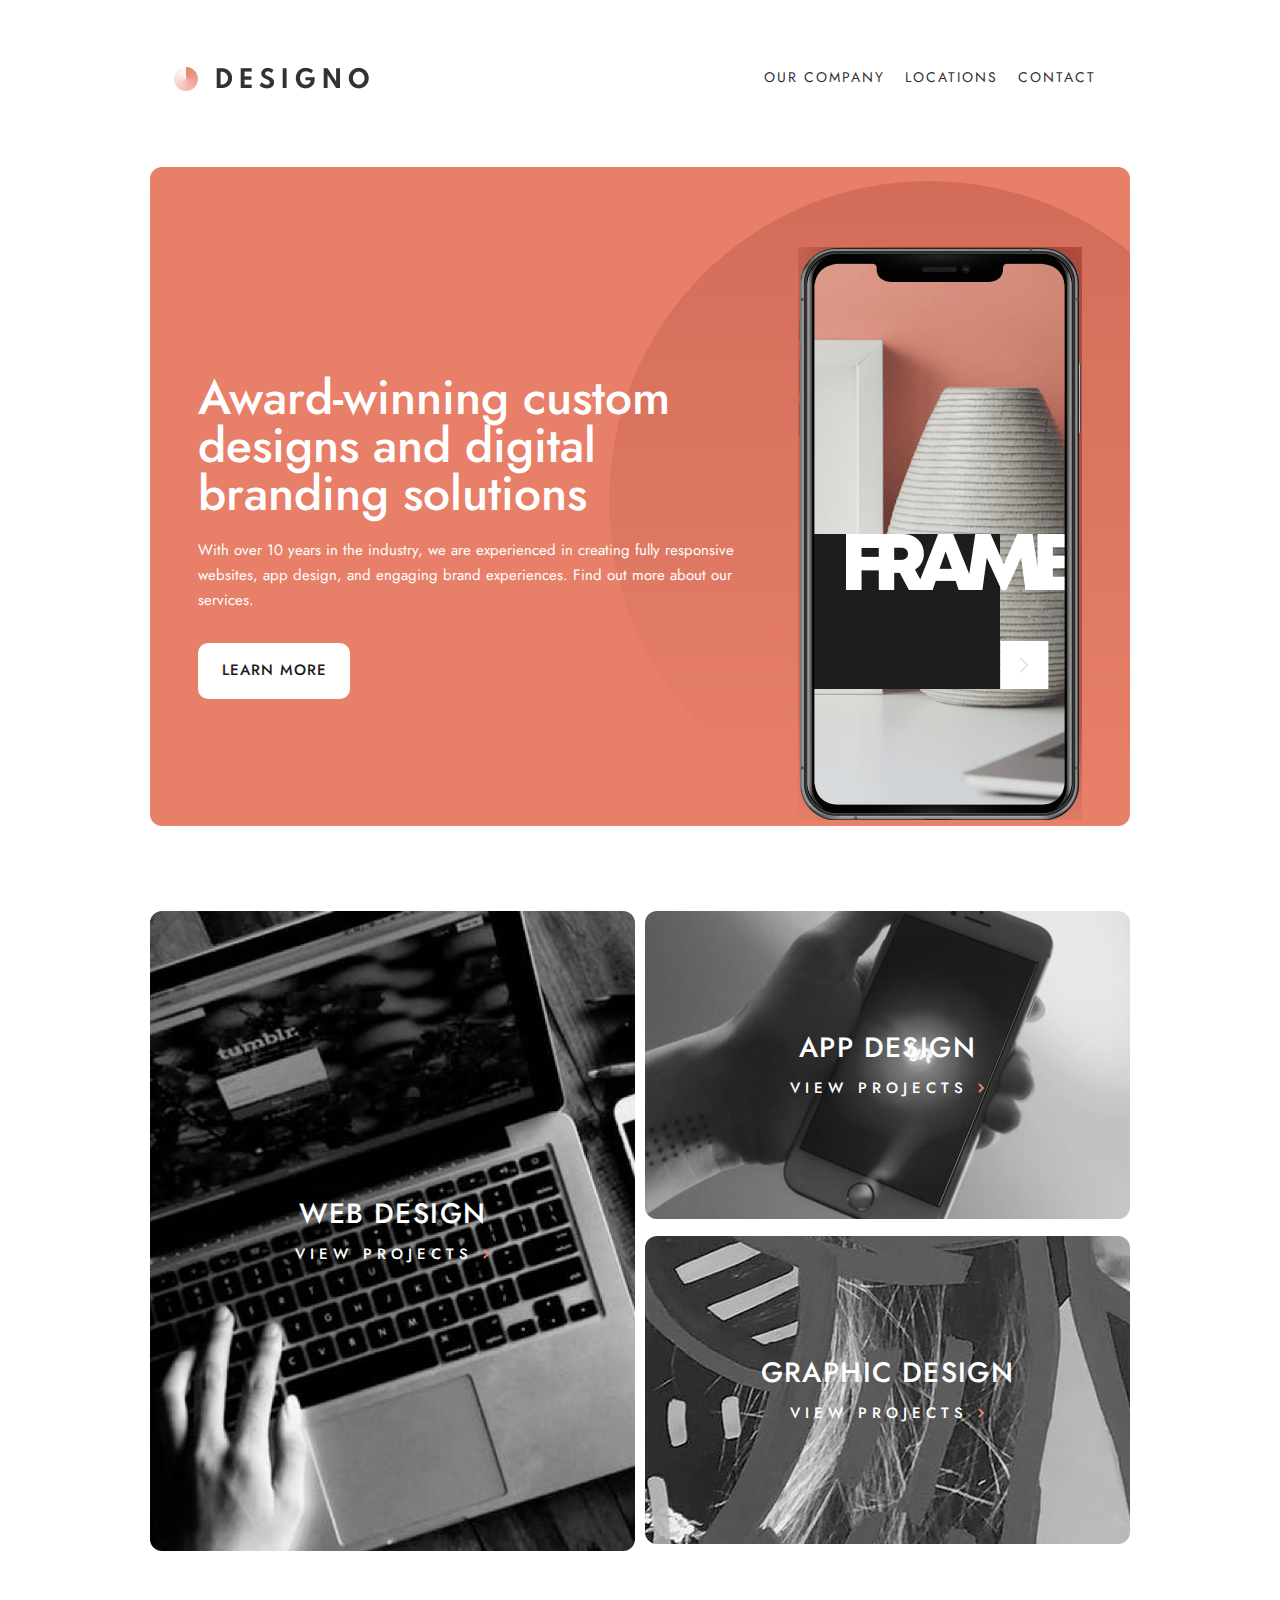
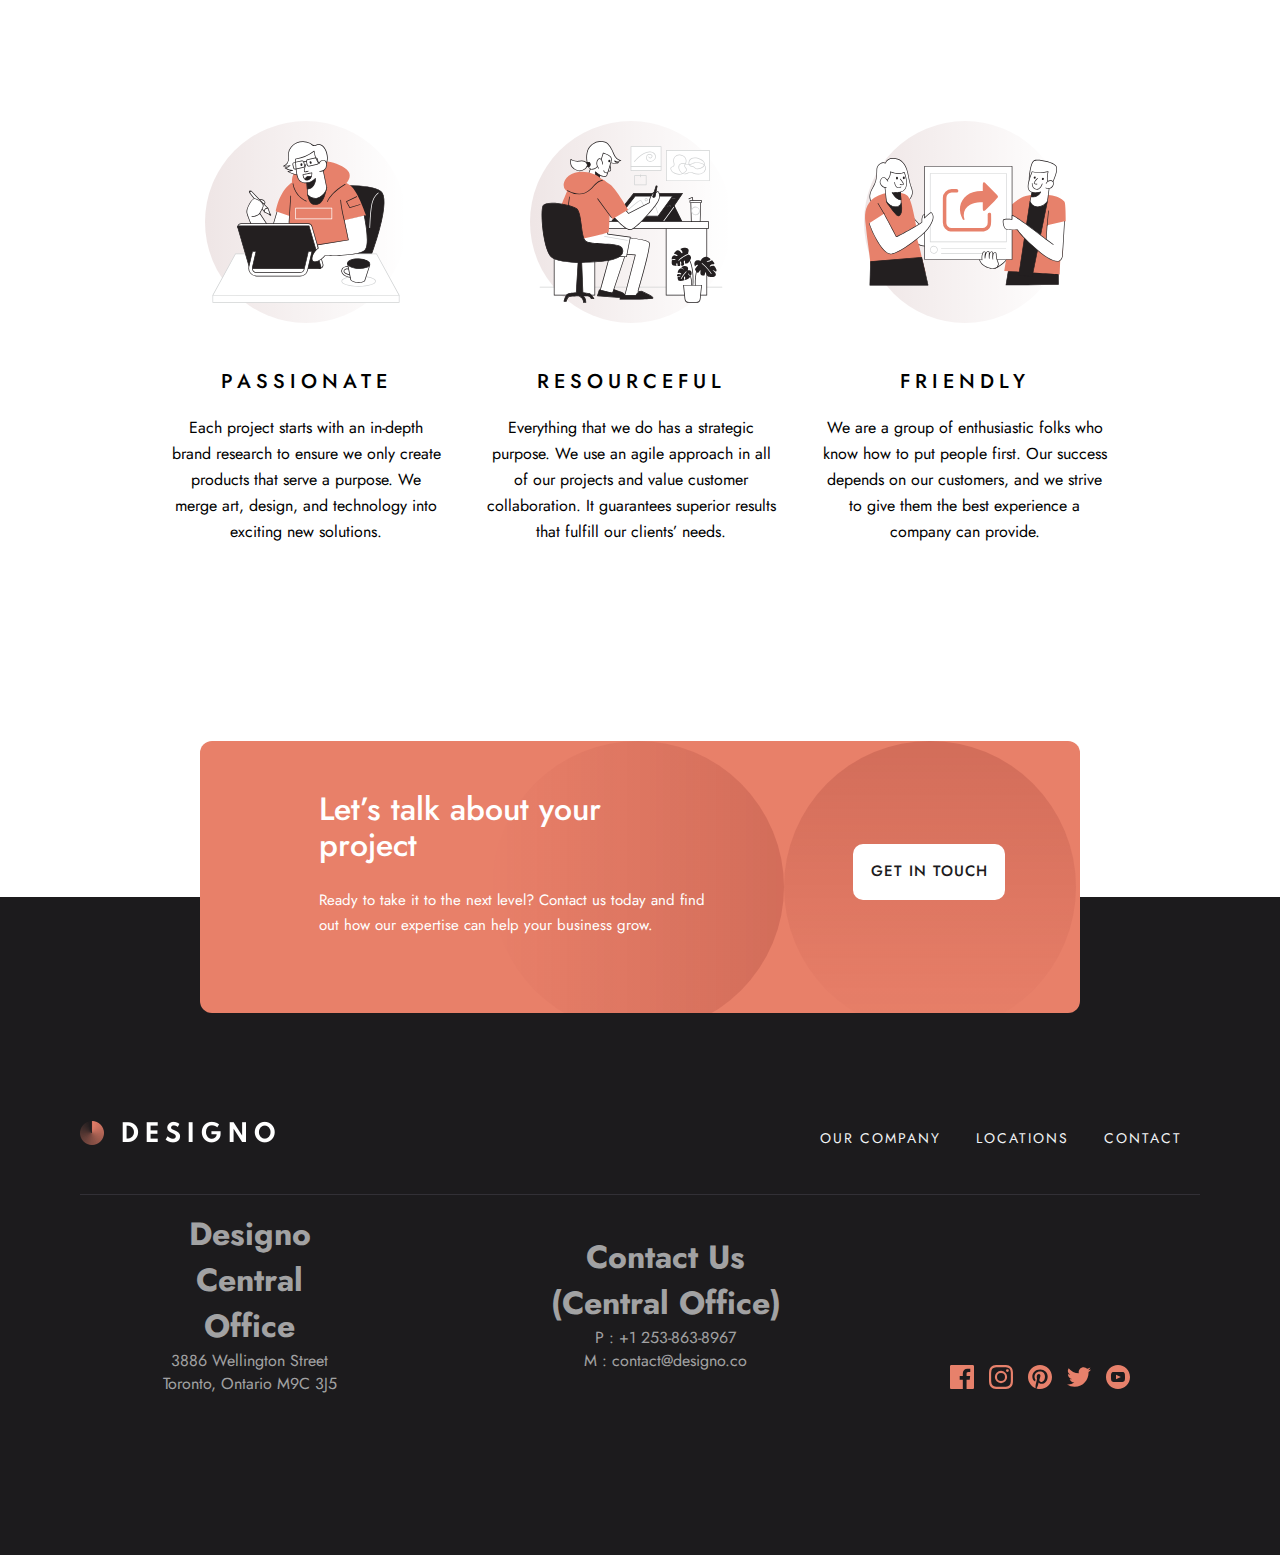
<file: index.html>
<!DOCTYPE html>
<html lang="en">
<head>
    <meta charset="UTF-8">
    <meta name="viewport" content="width=device-width, initial-scale=1.0">
    <meta name="description" content="a multipage website for Designo agency">
    <meta name="author" content="Amirreza Mahmoudi">
    <link rel="shortcut icon" href="./assets/favicon.ico" type="image/x-icon">
    <link rel="stylesheet" href="style.css">
    <title>Designo</title>
</head>
<body>

    <header>
        <nav class="header__content">
       <a href="index.html"><img src="./assets/shared/desktop/logo-dark.webp" alt="header designo logo" width="202px" height="27px"></a>
        <button class="header__content__btn ">
            <img class="open " src="./assets/shared/mobile/icon-hamburger.svg" alt="icon-hamburger">
            <img class="close "  src="./assets/shared/mobile/icon-close.svg" alt="icon-close">
        </button>
        </nav>
         <ul class="header__menu ">
            <li><a href="./pages/about.html">OUR COMPANY</a></li>
            <li><a href="./pages/location.html">LOCATIONS</a></li>
            <li><a href="./pages/contact.html">CONTACT</a></li>
        </ul>
    </header>
    <main>
        <article class="hero">
            <section class="hero__text">
                <h1 class="hero__text__head">Award-winning custom designs and digital branding solutions</h1>
                <p class="hero__text__paragraph">With over 10 years in the industry,
                    we are experienced in creating fully responsive websites, app design,
                    and engaging brand experiences. Find out more about our services.</p>
                    <a aria-label="link to about us page" href="./pages/about.html"><button class="btn">learn more</button></a>
            </section>
            <figure class="hero__img">
                <img src="./assets/home/desktop/image-hero-phone.webp" alt="image-hero-phone">
            </figure>
        </article>

        <section class="project grid_container">
            <a href="./pages/web-design.html" class="grid_item1">
            <section id="web_design" class="project__card web_design ">
                <h1 class="project__card__head">WEB DESIGN</h1>
                <h2 class="project__card__link">VIEW PROJECTS <span><img src="./assets/shared/desktop/icon-right-arrow.svg" alt="right arrow"></span></h2>
            </section>
            </a>
            <a href="./pages/app-design.html" class=" grid_item2">
                <section class="project__card app_design">
                    <h1 class="project__card__head">APP DESIGN</h1>
                    <h2 class="project__card__link">VIEW PROJECTS <span><img src="./assets/shared/desktop/icon-right-arrow.svg" alt="right arrow"></span></h2>
                </section>
            </a>
            <a href="./pages/graphic-design.html" class="grid_item3">
                    <section class="project__card graphic_design ">
                        <h1 class="project__card__head">GRAPHIC DESIGN</h1>
                        <h2 class="project__card__link">VIEW PROJECTS <span><img src="./assets/shared/desktop/icon-right-arrow.svg" alt="right arrow"></span></h2>
                    </section>
            </a>
        </section>

        <section class="skill">
            <section class="skill__card">
                 <figure>
                    <img src="./assets/home/desktop/illustration-passionate.svg" alt="illustration passionate" class="skill__img">
                </figure>
                 <section class="skill__text">
                    <h1 class="skill__text__head">PASSIONATE</h1>
                    <p class="skill__text__paragraph">Each project starts with an in-depth brand research to ensure we only create products
                         that serve a purpose. We merge art, design, and technology into exciting new solutions.</p>
                </section>
            </section>
            <section class="skill__card">
                <figure>
                    <img src="./assets/home/desktop/illustration-resourceful.svg" alt=" illustration resourceful" class="skill__img">
                </figure>
                <section class="skill__text">
                    <h1 class="skill__text__head">RESOURCEFUL</h1>
                    <p class="skill__text__paragraph">Everything that we do has a strategic purpose. We use an
                    agile approach in all of our projects and value customer collaboration. It guarantees superior results that fulfill our clients’ needs.</p>
                </section>
            </section>
            <section class="skill__card">
                <figure>
                    <img src="./assets/home/desktop/illustration-friendly.svg" alt=" illustration friendly" class="skill__img">
                </figure>
                <section class="skill__text">
                    <h1 class="skill__text__head">FRIENDLY</h1>
                    <p class="skill__text__paragraph"> We are a group of enthusiastic folks who know how to put people first.
                    Our success depends on our customers, and we strive to give them the best experience a company can provide.</p>
                </section>
             </section>
        </section>

       <section class="contact">
            <section class="contact__box">
                <section class="contact__text">
                    <h1 class="contact__text__head">Let’s talk about your project</h1>
                    <p class="contact__text__paragraph">Ready to take it to the next level? Contact us today and find out how our expertise can help your business grow.</p>
                </section>
                <a href="./pages/contact.html"><button class="btn">GET IN TOUCH</button></a>
            </section>
        </section>
    </main>
    <footer>
        <nav class="footer__nav">
           <a href="index.html"><img class="footer__img" src="./assets/shared/desktop/logo-light.webp" alt=" footer logo" width="202px" height="27px"></a>
            <ul>
                <li><a href="./pages/about.html">OUR COMPANY</a></li>
                <li><a href="./pages/location.html">LOCATIONS</a></li>
                <li><a href="./pages/contact.html">CONTACT</a></li>
            </ul>
        </nav>
    <section class="info">
            <section class="address">
                <h1>Designo Central Office</h1>
                <p> 3886 Wellington Street</p>
                <p> Toronto, Ontario M9C 3J5</p>
            </section>
            <section class="tel">
                <h1>Contact Us (Central Office)</h1>
                <p>P : +1 253-863-8967</p>
                <p> M : contact@designo.co</p>
            </section>
            <section class="socials">
                <a href="https://www.facebook.com/" target="_blank"><img src="./assets/shared/desktop/icon-facebook.svg" alt="icon-facebook"></a>
                <a href="https://www.instagram.com/" target="_blank"><img src="./assets/shared/desktop/icon-instagram.svg" alt="icon-instagram"></a>
                <a href="https://www.pinterest.co.uk/" target="_blank"><img src="./assets/shared/desktop/icon-pinterest.svg" alt="icon-pinterest"></a>
                <a href="https://twitter.com/explore" target="_blank"><img src="./assets/shared/desktop/icon-twitter.svg" alt="icon-twitter"> </a>
                <a href="https://www.youtube.com/" target="_blank"><img src="./assets/shared/desktop/icon-youtube.svg" alt="icon-youtube"></a>
              </section>
    </section>

    </footer>

<script src="script.js"></script>
</body>
</html>
</file>
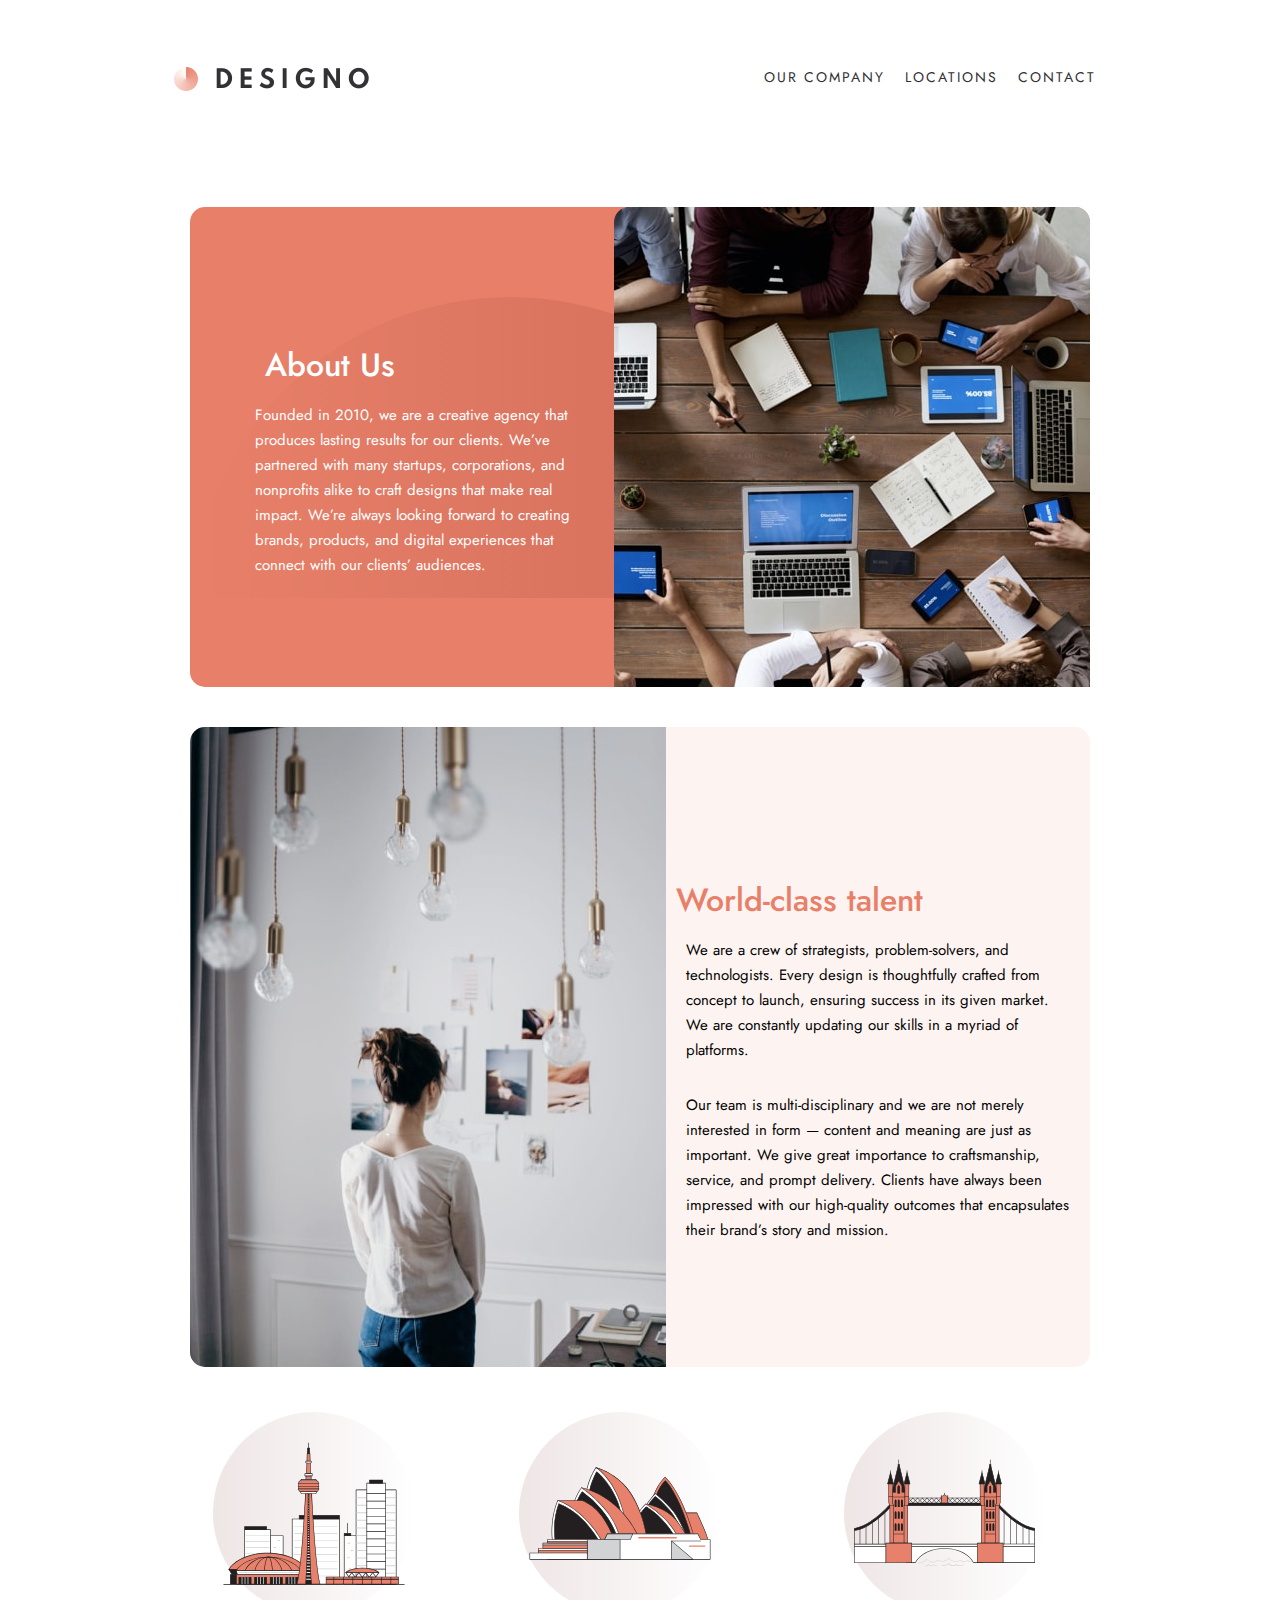
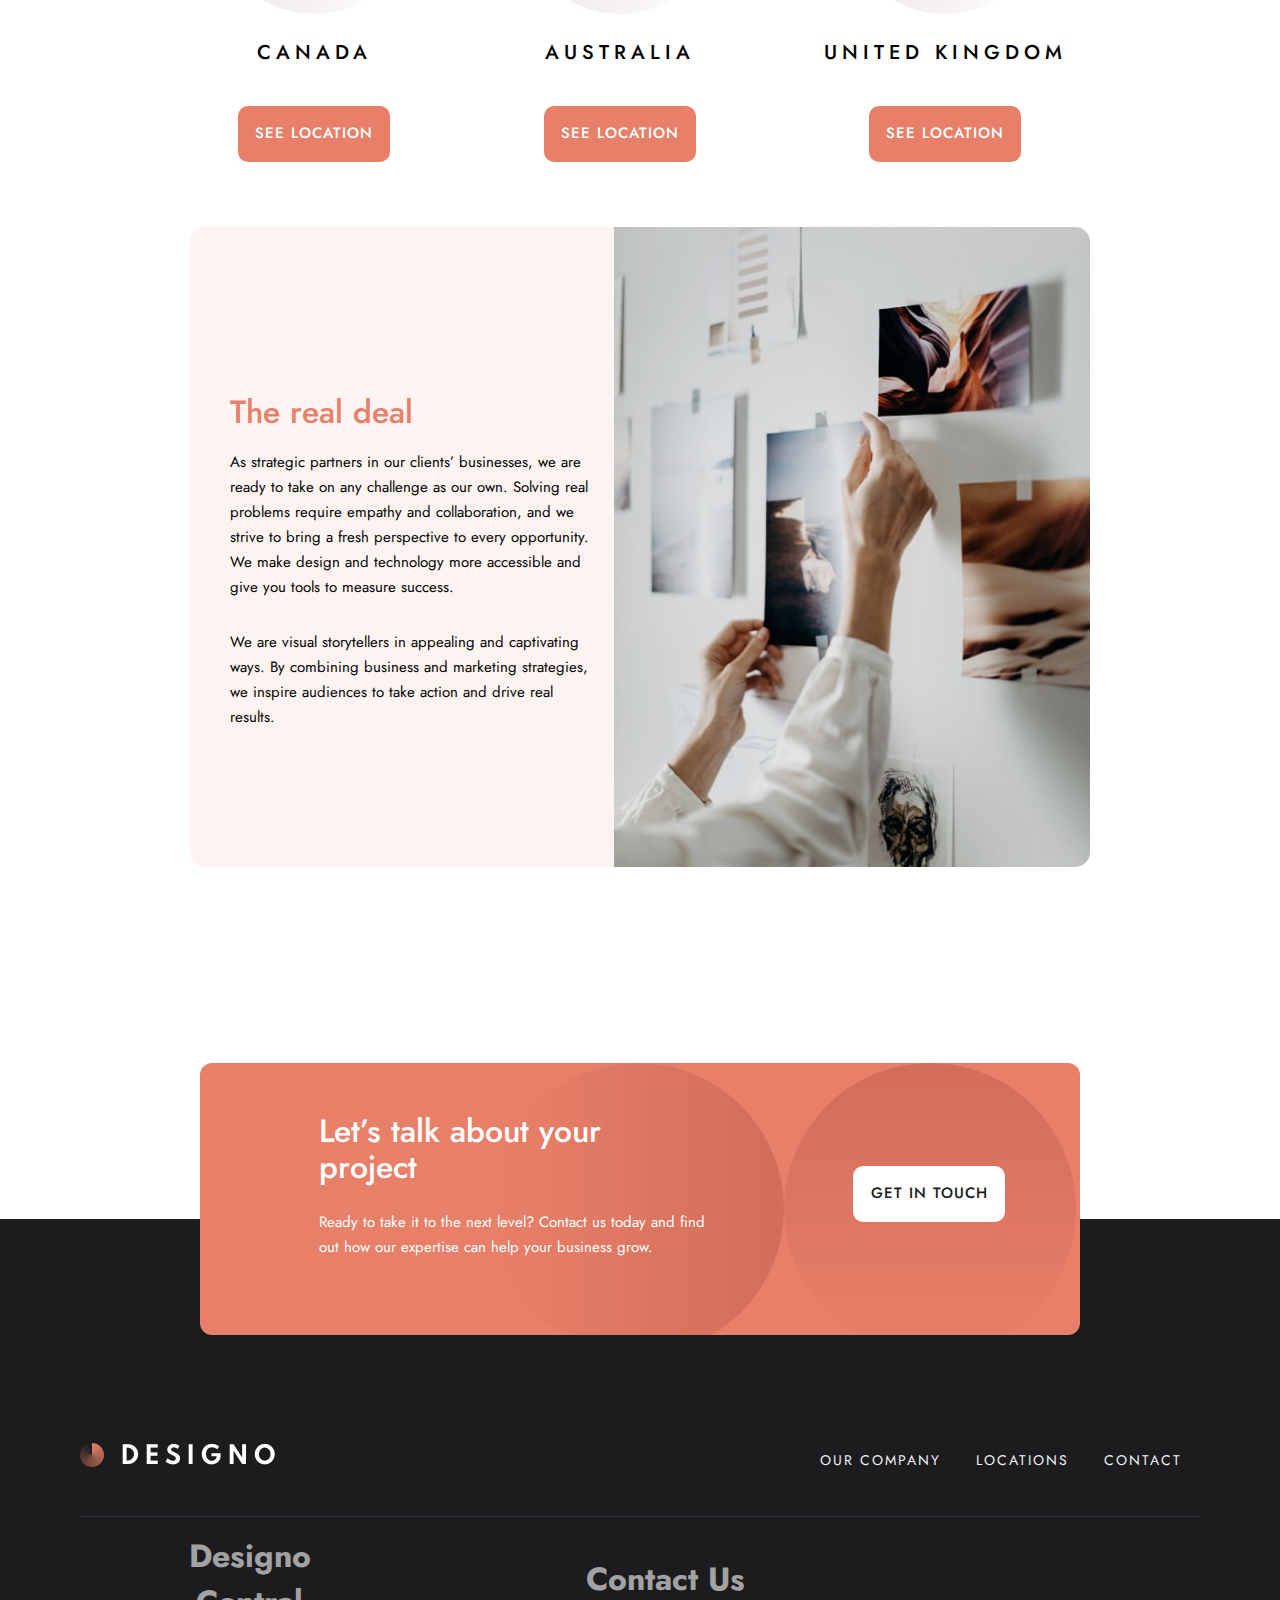
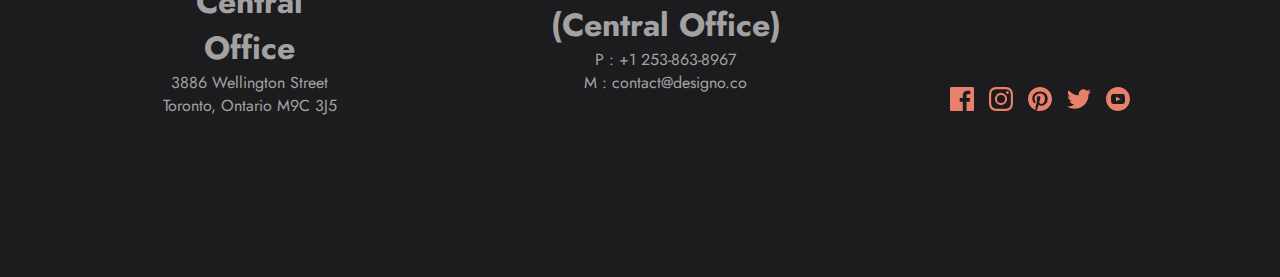
<file: pages/about.html>
<!DOCTYPE html>
<html lang="en">
<head>
    <meta charset="UTF-8">
    <meta name="viewport" content="width=device-width, initial-scale=1.0">
    <meta name="description" content="About us page for Designo agency">
    <meta name="author" content="Amirreza Mahmoudi">
    <link rel="shortcut icon" href="../assets/favicon.ico" type="image/x-icon">
    <link rel="stylesheet" href="../style.css">
    <title>Designo | About Us</title>
</head>
<body>
    <header>
        <nav class="header__content">
            <a href="../index.html"><img class="footer__img" src="../assets/shared/desktop/logo-dark.webp" alt=" header designo logo" width="202px" height="27px"></a>
            <button class="header__content__btn ">
            <img class="open " src="../assets/shared/mobile/icon-hamburger.svg" alt="icon-hamburger">
            <img class="close "  src="../assets/shared/mobile/icon-close.svg" alt="icon-close">
        </button>
        </nav>
         <ul class="header__menu ">
            <li><a href="#">OUR COMPANY</a></li>
            <li><a href="./location.html">LOCATIONS</a></li>
            <li><a href="./contact.html">CONTACT</a></li>
        </ul>
    </header>
    <main>
        <section class="about">
            <section class="about__text">
            <h1 class="about__text__head">About Us</h1>
            <p class="about__text__paragraph">Founded in 2010, we are a creative agency that produces lasting results for our clients.
            We’ve partnered with many startups,
            corporations, and nonprofits alike to craft designs that make real impact. We’re always looking forward
            to creating brands, products, and digital experiences that connect with our clients’ audiences.</p>
            </section>
            <img src="../assets/about/desktop/image-about-hero.webp" alt=" about hero pic"  width="100%">
        </section>

        <section class="talent">
            <section class="talent__text">
                <h1 class="talent__text__head">World-class talent</h1>
                <p class="talent__text__paragraph">
                    We are a crew of strategists, problem-solvers, and technologists. Every design is thoughtfully crafted from concept
                    to launch, ensuring success in its given market. We are constantly updating our skills in a myriad of platforms.
                </p>
                <p class="talent__text__paragraph">
                    Our team is multi-disciplinary and we are not merely interested in form — content and meaning are just as important.
                    We give great importance to craftsmanship, service, and prompt delivery. Clients have always been impressed with our
                    high-quality outcomes that encapsulates their brand’s story and mission.
                </p>
                </section>
                <img src="../assets/about/desktop/image-world-class-talent.webp" alt=" image-world-class-talent"  width="100%">
        </section>

        <section class="location">
            <section>
                <img src="../assets/shared/desktop/illustration-canada.svg" alt=" illustration-canada">
                <h1>CANADA</h1>
                <a href="./location.html"><button class="btn_secondary">SEE LOCATION</button></a>
            </section>
            <section>
                <img src="../assets/shared/desktop/illustration-australia.svg" alt=" illustration-australia">
                <h1>AUSTRALIA</h1>
                <a href="./location.html"><button class="btn_secondary">SEE LOCATION</button></a>
            </section>
            <section>
                <img src="../assets/shared/desktop/illustration-united-kingdom.svg" alt=" illustration-united-kingdom">
                <h1>UNITED KINGDOM</h1>
                <a href="./location.html"><button class="btn_secondary">SEE LOCATION</button></a>
            </section>
        </section>

        <section class="deal">
            <section class="deal__text">
                <h1 class="deal__text__head">The real deal</h1>
                <p class="deal__text__paragraph">
                    As strategic partners in our clients’ businesses, we are ready to take on any challenge as our own.
                    Solving real problems require empathy and collaboration, and we strive to bring a fresh perspective
                    to every opportunity. We make design and technology more accessible and give you tools to measure success.
                </p>
                <p class="deal__text__paragraph">
                    We are visual storytellers in appealing and captivating ways.
                     By combining business and marketing strategies, we inspire audiences to take action and drive real results.
                </p>
                </section>
                <img src="../assets/about/desktop/image-real-deal.webp" alt=" the real deal image"  width="100%">
        </section>

        <section class="contact">
            <section class="contact__box">
                <section class="contact__text">
                    <h1 class="contact__text__head">Let’s talk about your project</h1>
                    <p class="contact__text__paragraph">Ready to take it to the next level? Contact us today and find out how our expertise can help your business grow.</p>
                </section>
                <a href="./contact.html"><button class="btn">GET IN TOUCH</button></a>
            </section>
        </section>
    </main>
    <footer>
        <nav class="footer__nav">
            <a href="../index.html"><img class="footer__img" src="../assets/shared/desktop/logo-light.webp" alt=" footer logo" width="202px" height="27px"></a>
            <ul>
                <li><a href="#">OUR COMPANY</a></li>
                <li><a href="./location.html">LOCATIONS</a></li>
                <li><a href="./contact.html">CONTACT</a></li>
            </ul>
        </nav>
    <section class="info">
            <section class="address">
                <h1>Designo Central Office</h1>
                <p> 3886 Wellington Street</p>
                <p> Toronto, Ontario M9C 3J5</p>
            </section>
            <section class="tel">
                <h1>Contact Us (Central Office)</h1>
                <p>P : +1 253-863-8967</p>
                <p> M : contact@designo.co</p>
            </section>
            <section class="socials">
                <a href="https://www.facebook.com/" target="_blank"><img src="../assets/shared/desktop/icon-facebook.svg" alt="icon-facebook"></a>
                <a href="https://www.instagram.com/" target="_blank"><img src="../assets/shared/desktop/icon-instagram.svg" alt="icon-instagram"></a>
                <a href="https://www.pinterest.co.uk/" target="_blank"><img src="../assets/shared/desktop/icon-pinterest.svg" alt="icon-pinterest"></a>
                <a href="https://twitter.com/explore" target="_blank"><img src="../assets/shared/desktop/icon-twitter.svg" alt="icon-twitter"> </a>
                <a href="https://www.youtube.com/" target="_blank"><img src="../assets/shared/desktop/icon-youtube.svg" alt="icon-youtube"></a>
              </section>
    </section>

    </footer>


<script src="../script.js"></script>
</body>
</html>
</file>
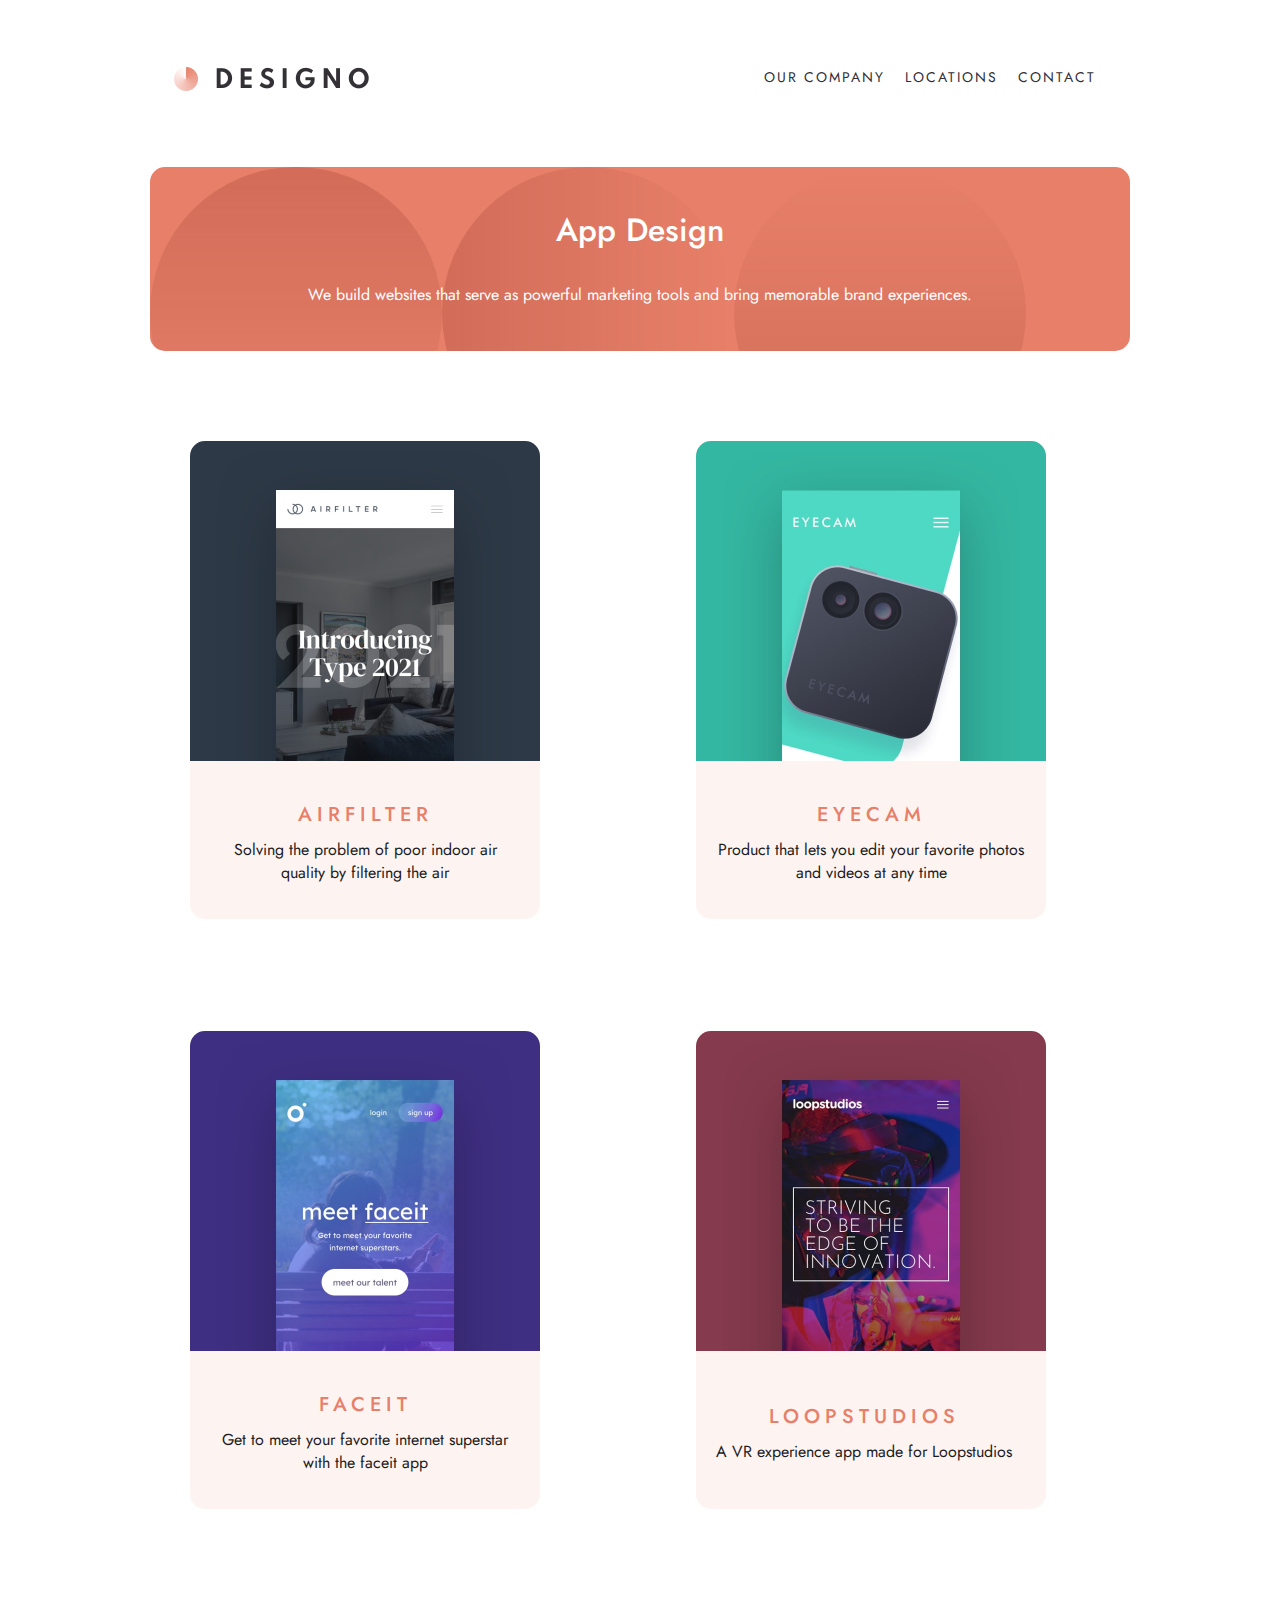
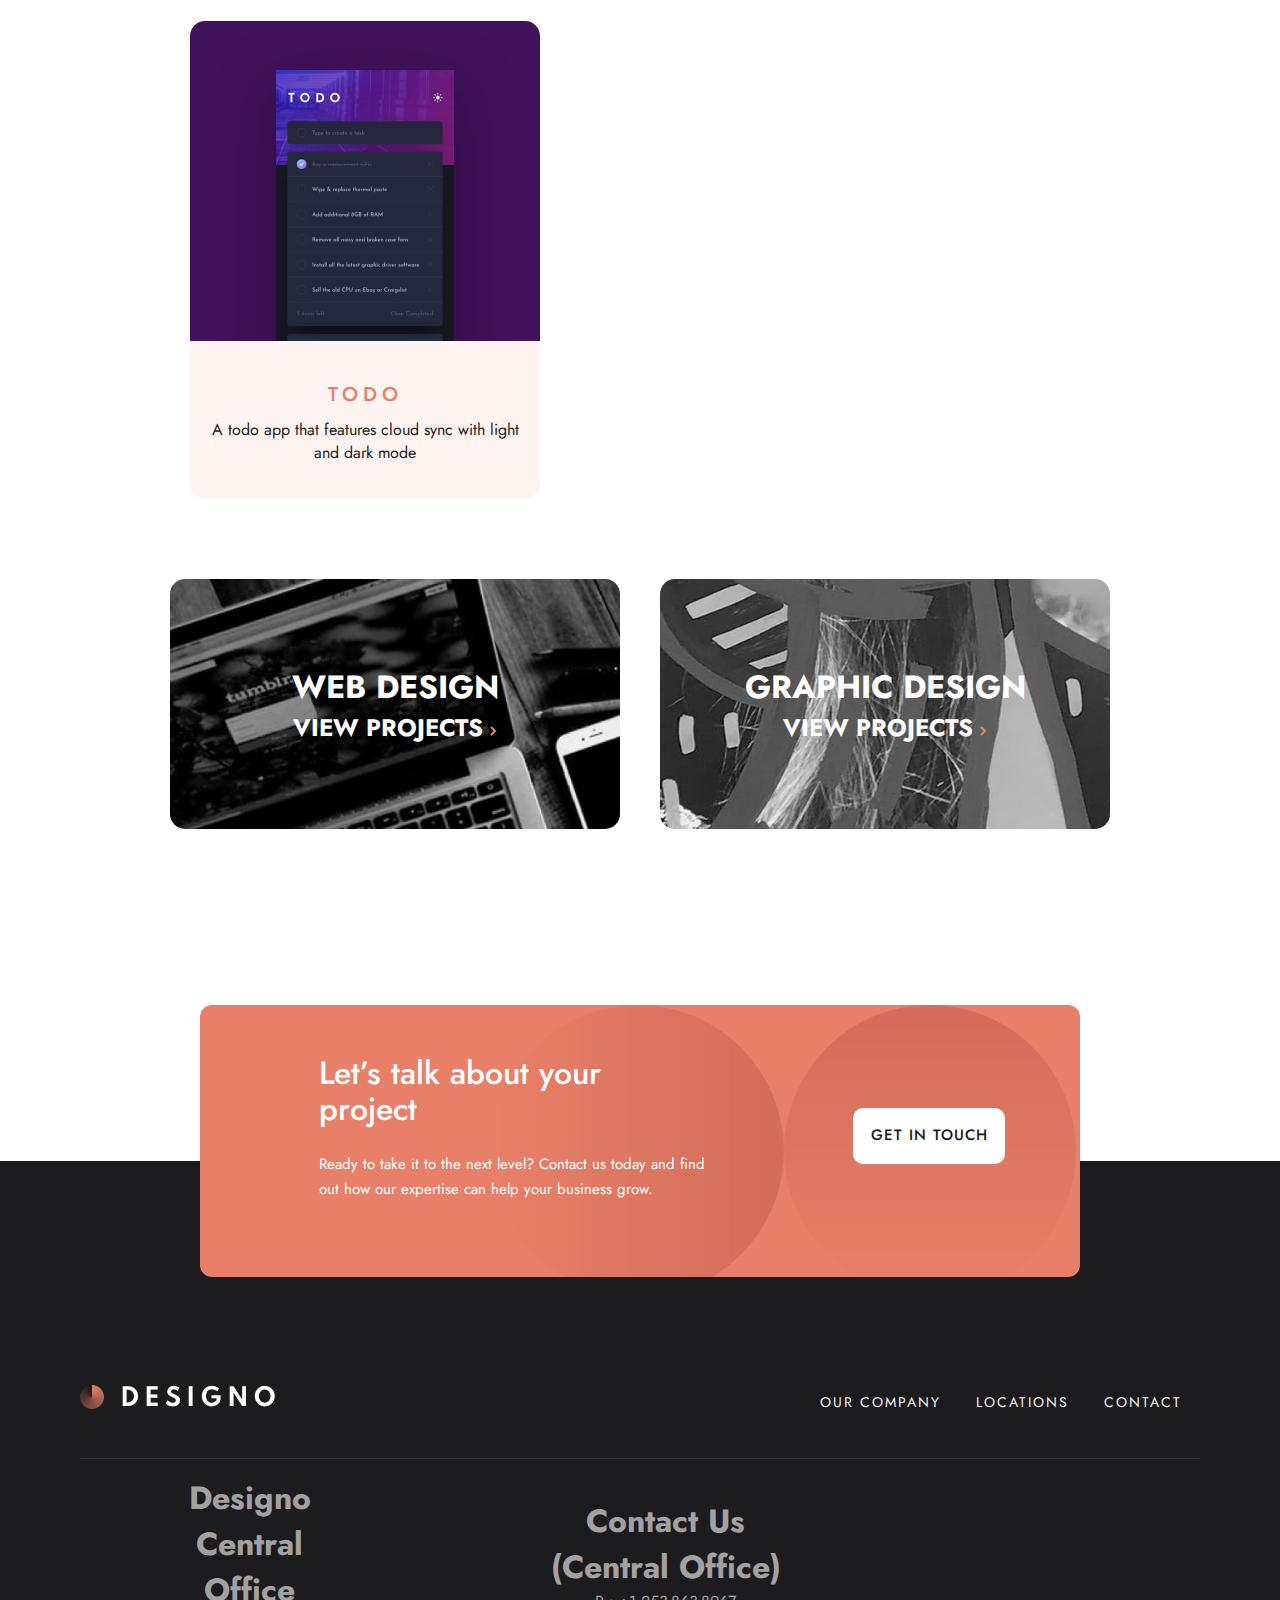
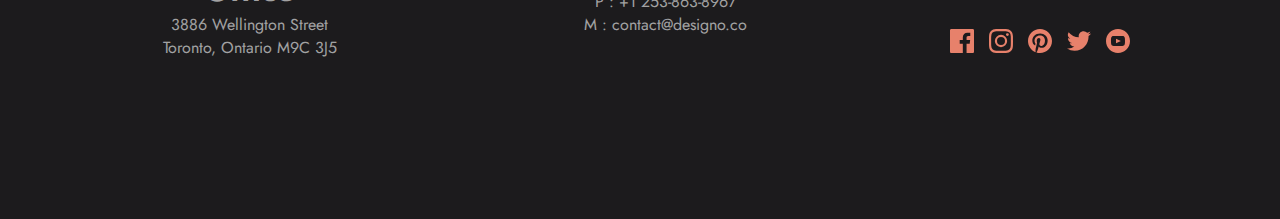
<file: pages/app-design.html>
<!DOCTYPE html>
<html lang="en">
<head>
    <meta charset="UTF-8">
    <meta name="viewport" content="width=device-width, initial-scale=1.0">
    <meta name="description" content="About us page for Designo agency">
    <meta name="author" content="Amirreza Mahmoudi">
    <link rel="shortcut icon" href="../assets/favicon.ico" type="image/x-icon">
    <link rel="stylesheet" href="../style.css">
    <title>Designo | App Design</title>
</head>
<body>
    <header>
        <nav class="header__content">
            <a href="../index.html"><img class="footer__img" src="../assets/shared/desktop/logo-dark.webp" alt=" header designo logo" width="202px" height="27px"></a>
            <button class="header__content__btn ">
            <img class="open " src="../assets/shared/mobile/icon-hamburger.svg" alt="icon-hamburger">
            <img class="close "  src="../assets/shared/mobile/icon-close.svg" alt="icon-close">
        </button>
        </nav>
         <ul class="header__menu ">
            <li><a href="./about.html">OUR COMPANY</a></li>
            <li><a href="./location.html">LOCATIONS</a></li>
            <li><a href="./contact.html">CONTACT</a></li>
        </ul>
    </header>

    <main>
       <article class="design_hero">
        <h1>App Design</h1>
        <p>We build websites that serve as powerful marketing tools and bring memorable brand experiences.</p>
       </article>
       <section class="design_container">
        <section class="design_cards">
            <figure>
                <img src="../assets/app-design/desktop/image-airfilter.webp" alt=" image-airfilter">
            </figure>
            <section class="design_cards_content">
                <h1>AIRFILTER</h1>
                <p>Solving the problem of poor indoor air
                    quality by filtering the air</p>
            </section>
        </section>
        <section class="design_cards">
            <figure>
                <img src="../assets/app-design/desktop/image-eyecam.webp" alt=" image-eyecam">
            </figure>
            <section class="design_cards_content">
                <h1>EYECAM</h1>
                <p>Product that lets you edit your favorite
                    photos and videos at any time</p>
            </section>
        </section>
        <section class="design_cards">
            <figure>
                <img src="../assets/app-design/desktop/image-faceit.webp" alt=" image-faceit">
            </figure>
            <section class="design_cards_content">
                <h1>FACEIT</h1>
                <p>Get to meet your favorite internet
                    superstar with the faceit app</p>
            </section>
        </section>
        <section class="design_cards">
            <figure>
                <img src="../assets/app-design/desktop/image-loopstudios.webp" alt=" image-loopstudios">
            </figure>
            <section class="design_cards_content">
                <h1>LOOPSTUDIOS</h1>
                <p>A VR experience app made for
                    Loopstudios</p>
            </section>
        </section>
        <section class="design_cards">
            <figure>
                <img src="../assets/app-design/desktop/image-todo.webp" alt=" image-todo">
            </figure>
            <section class="design_cards_content">
                <h1>TODO</h1>
                <p>A todo app that features cloud sync with
                    light and dark mode</p>
            </section>
        </section>
       </section>


       <section class="design_links">

        <a href="./web-design.html"  class="design_links_card web_design">
            <section class="design_content ">
                <h1 class="design_links_head">WEB DESIGN</h1>
                <h2 class="design_links_link">VIEW PROJECTS <span><img src="../assets/shared/desktop/icon-right-arrow.svg" alt="right arrow"></span></h2>
            </section>
            </a>

            <a href="./graphic-design.html" class="design_links_card graphic_design">
                <section class="design_content">
                    <h1 class="design_links_head">GRAPHIC DESIGN</h1>
                    <h2 class="design_links_link">VIEW PROJECTS <span><img src="../assets/shared/desktop/icon-right-arrow.svg" alt="right arrow"></span></h2>
                </section>
            </a>
       </section>
       <section class="contact">
        <section class="contact__box">
            <section class="contact__text">
                <h1 class="contact__text__head">Let’s talk about your project</h1>
                <p class="contact__text__paragraph">Ready to take it to the next level? Contact us today and find out how our expertise can help your business grow.</p>
            </section>
            <a href="./contact.html"><button class="btn">GET IN TOUCH</button></a>
        </section>
    </section>
    </main>
 <footer>
        <nav class="footer__nav">
            <a href="../index.html"><img class="footer__img" src="../assets/shared/desktop/logo-light.webp" alt=" footer logo" width="202px" height="27px"></a>
            <ul>
                <li><a href="./about.html">OUR COMPANY</a></li>
                <li><a href="./location.html">LOCATIONS</a></li>
                <li><a href="./contact.html">CONTACT</a></li>
            </ul>
        </nav>
    <section class="info">
            <section class="address">
                <h1>Designo Central Office</h1>
                <p> 3886 Wellington Street</p>
                <p> Toronto, Ontario M9C 3J5</p>
            </section>
            <section class="tel">
                <h1>Contact Us (Central Office)</h1>
                <p>P : +1 253-863-8967</p>
                <p> M : contact@designo.co</p>
            </section>
            <section class="socials">
                <a href="https://www.facebook.com/" target="_blank"><img src="../assets/shared/desktop/icon-facebook.svg" alt="icon-facebook"></a>
                <a href="https://www.instagram.com/" target="_blank"><img src="../assets/shared/desktop/icon-instagram.svg" alt="icon-instagram"></a>
                <a href="https://www.pinterest.co.uk/" target="_blank"><img src="../assets/shared/desktop/icon-pinterest.svg" alt="icon-pinterest"></a>
                <a href="https://twitter.com/explore" target="_blank"><img src="../assets/shared/desktop/icon-twitter.svg" alt="icon-twitter"> </a>
                <a href="https://www.youtube.com/" target="_blank"><img src="../assets/shared/desktop/icon-youtube.svg" alt="icon-youtube"></a>
              </section>
    </section>

    </footer>








<script src="../script.js"></script>
</body>
</html>
</file>
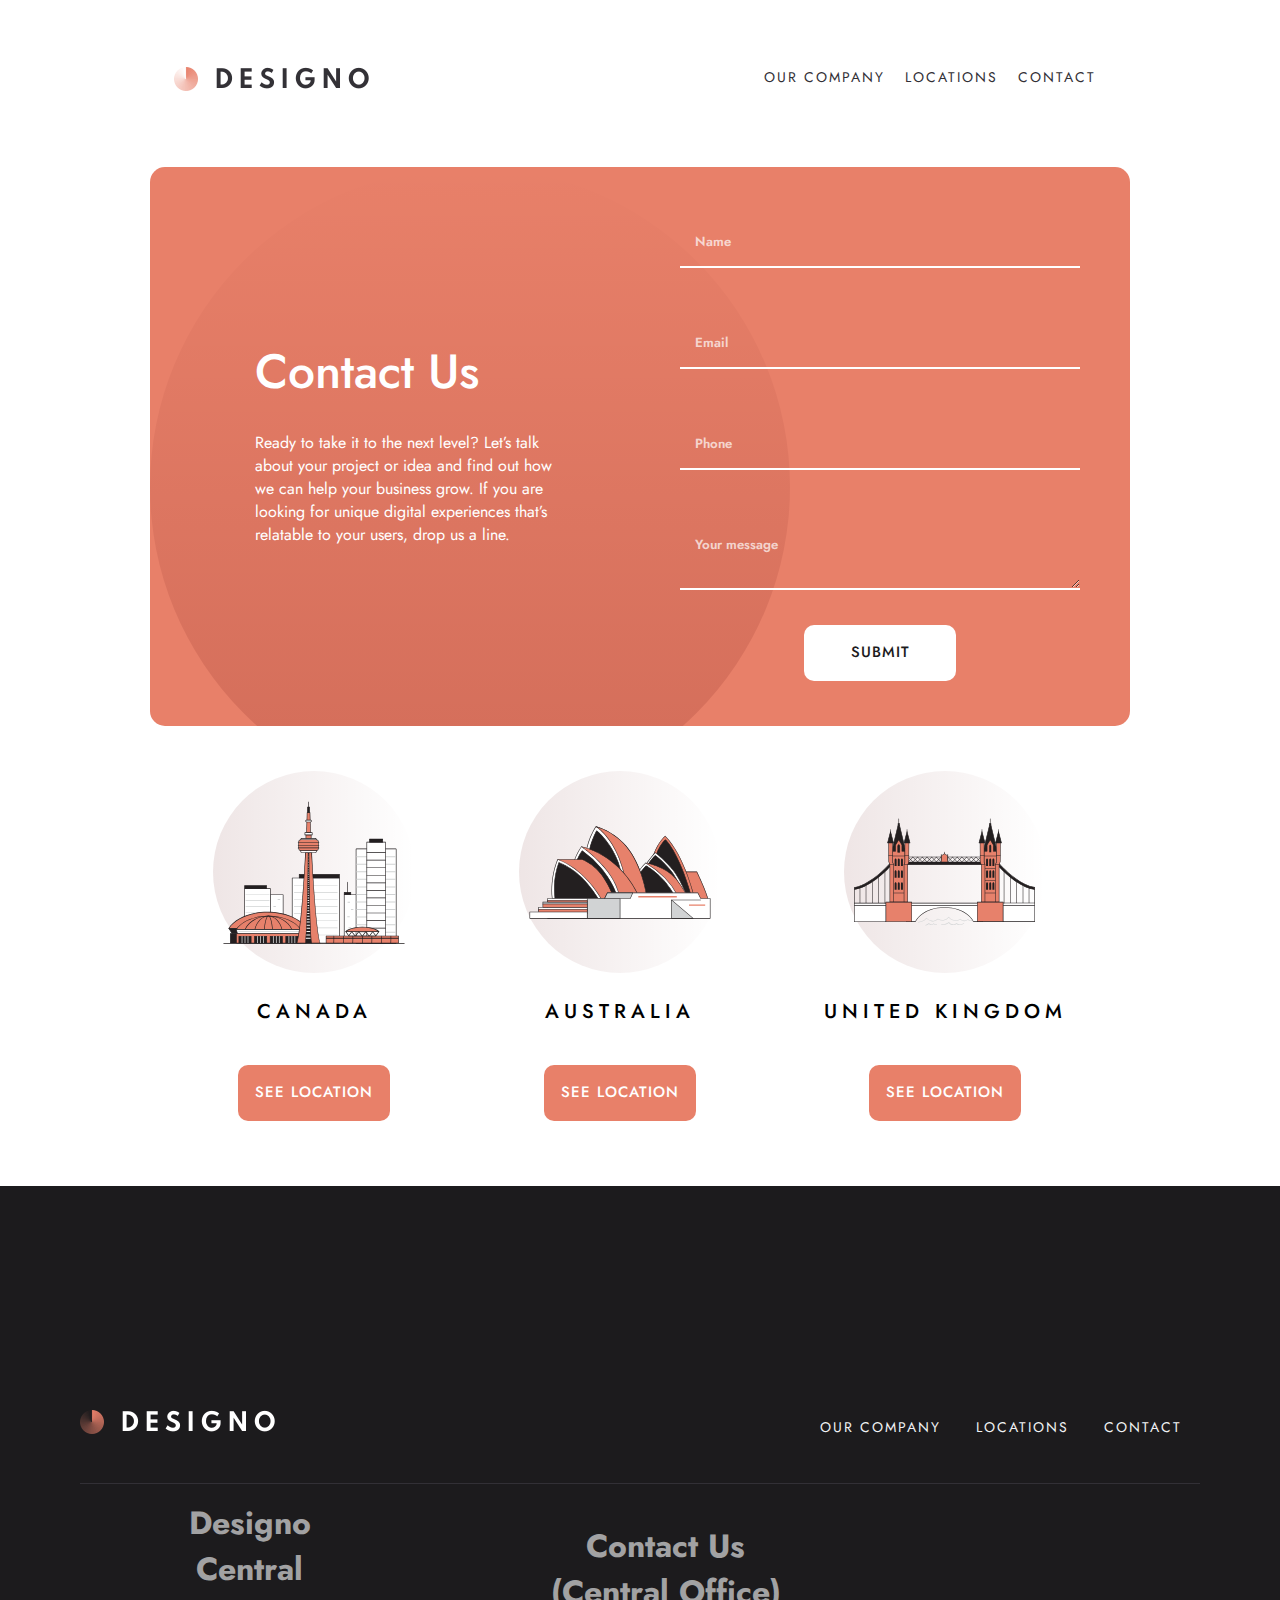
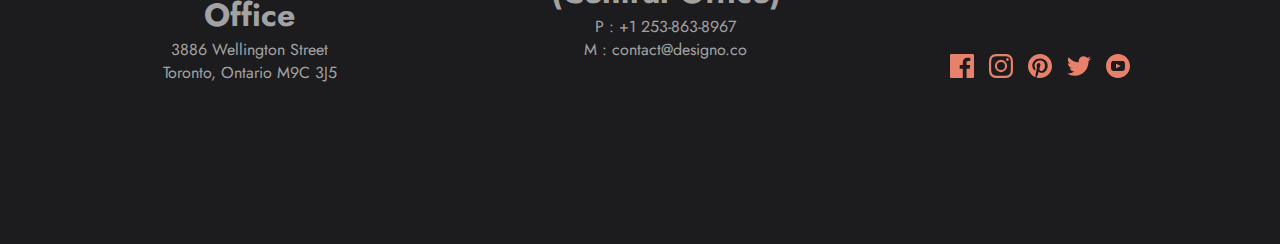
<file: pages/contact.html>
<!DOCTYPE html>
<html lang="en">
<head>
    <meta charset="UTF-8">
    <meta name="viewport" content="width=device-width, initial-scale=1.0">
    <meta name="description" content="About us page for Designo agency">
    <meta name="author" content="Amirreza Mahmoudi">
    <link rel="shortcut icon" href="../assets/favicon.ico" type="image/x-icon">
    <link rel="stylesheet" href="../style.css">
    <title>Designo | Contact</title>
</head>
<body>
    <header>
        <nav class="header__content">
            <a href="../index.html"><img class="footer__img" src="../assets/shared/desktop/logo-dark.webp" alt=" header designo logo" width="202px" height="27px"></a>
            <button class="header__content__btn ">
            <img class="open " src="../assets/shared/mobile/icon-hamburger.svg" alt="icon-hamburger">
            <img class="close "  src="../assets/shared/mobile/icon-close.svg" alt="icon-close">
        </button>
        </nav>
         <ul class="header__menu ">
            <li><a href="./about.html">OUR COMPANY</a></li>
            <li><a href="./location.html">LOCATIONS</a></li>
            <li><a href="./contact.html">CONTACT</a></li>
        </ul>
    </header>
    <main>
        <section class="form">
            <section class="form__text">
                <h1>Contact Us</h1>
            <p>
                Ready to take it to the next level? Let’s talk about your project or idea and find out
                how we can help your business grow. If you are looking for unique digital experiences that’s
                relatable to your users, drop us a line.
            </p>
            </section>
            <form   id="contact-form">
                <section class="form_field">
                    <input type="text" placeholder="Name"><span class="err">Can't be empty <img src="../assets/contact/desktop/icon-error.svg" alt="icon-error"></span>
                </section>
                <section class="form_field">
                    <input type="email" placeholder="Email"><span class="err">Can't be empty <img src="../assets/contact/desktop/icon-error.svg" alt="icon-error"></span>
                </section>
                <section class="form_field">
                    <input type="number" placeholder="Phone"><span class="err">Can't be empty <img src="../assets/contact/desktop/icon-error.svg" alt="icon-error"></span>
                </section>
                <section class="form_field">
                    <textarea placeholder="Your message"></textarea> <span class="err">Can't be empty <img src="../assets/contact/desktop/icon-error.svg" alt="icon-error"></span>
                </section>
                <button class="btn" id="submit" type="submit" form="contact-form">SUBMIT</button>
            </form>
        </section>

        <section class="location">
            <section>
                <img src="../assets/shared/desktop/illustration-canada.svg" alt=" illustration-canada">
                <h1>CANADA</h1>
                <a href="./location.html"><button class="btn_secondary">SEE LOCATION</button></a>
            </section>
            <section>
                <img src="../assets/shared/desktop/illustration-australia.svg" alt=" illustration-australia">
                <h1>AUSTRALIA</h1>
                <a href="./location.html"><button class="btn_secondary">SEE LOCATION</button></a>
            </section>
            <section>
                <img src="../assets/shared/desktop/illustration-united-kingdom.svg" alt=" illustration-united-kingdom">
                <h1>UNITED KINGDOM</h1>
                <a href="./location.html"><button class="btn_secondary">SEE LOCATION</button></a>
            </section>
        </section>
    </main>
    <footer>
        <nav class="footer__nav">
            <a href="../index.html"><img class="footer__img" src="../assets/shared/desktop/logo-light.webp" alt=" footer logo" width="202px" height="27px"></a>
            <ul>
                <li><a href="./about.html">OUR COMPANY</a></li>
                <li><a href="./location.html">LOCATIONS</a></li>
                <li><a href="#">CONTACT</a></li>
            </ul>
        </nav>
    <section class="info">
            <section class="address">
                <h1>Designo Central Office</h1>
                <p> 3886 Wellington Street</p>
                <p> Toronto, Ontario M9C 3J5</p>
            </section>
            <section class="tel">
                <h1>Contact Us (Central Office)</h1>
                <p>P : +1 253-863-8967</p>
                <p> M : contact@designo.co</p>
            </section>
            <section class="socials">
                <a href="https://www.facebook.com/" target="_blank"><img src="../assets/shared/desktop/icon-facebook.svg" alt="icon-facebook"></a>
                <a href="https://www.instagram.com/" target="_blank"><img src="../assets/shared/desktop/icon-instagram.svg" alt="icon-instagram"></a>
                <a href="https://www.pinterest.co.uk/" target="_blank"><img src="../assets/shared/desktop/icon-pinterest.svg" alt="icon-pinterest"></a>
                <a href="https://twitter.com/explore" target="_blank"><img src="../assets/shared/desktop/icon-twitter.svg" alt="icon-twitter"> </a>
                <a href="https://www.youtube.com/" target="_blank"><img src="../assets/shared/desktop/icon-youtube.svg" alt="icon-youtube"></a>
              </section>
    </section>

    </footer>


<script src="../script.js"></script>
</body>
</html>
</file>
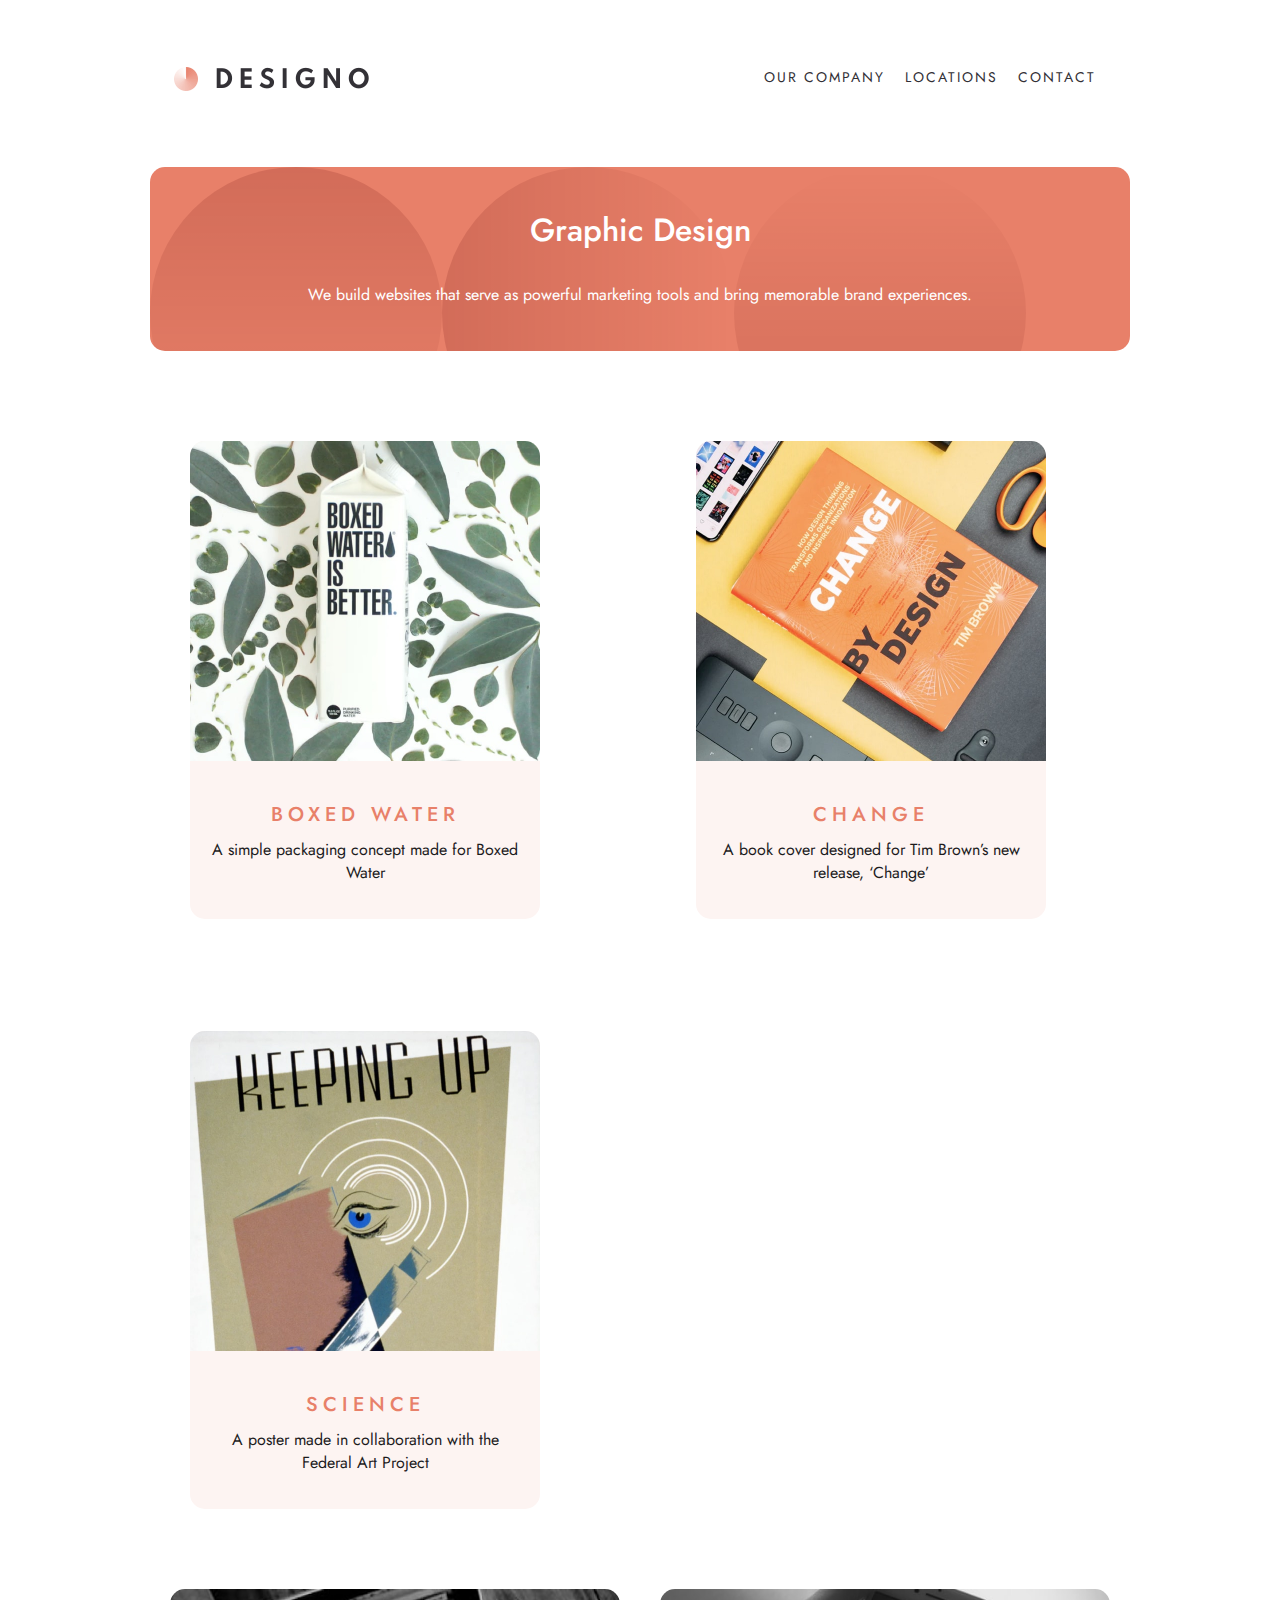
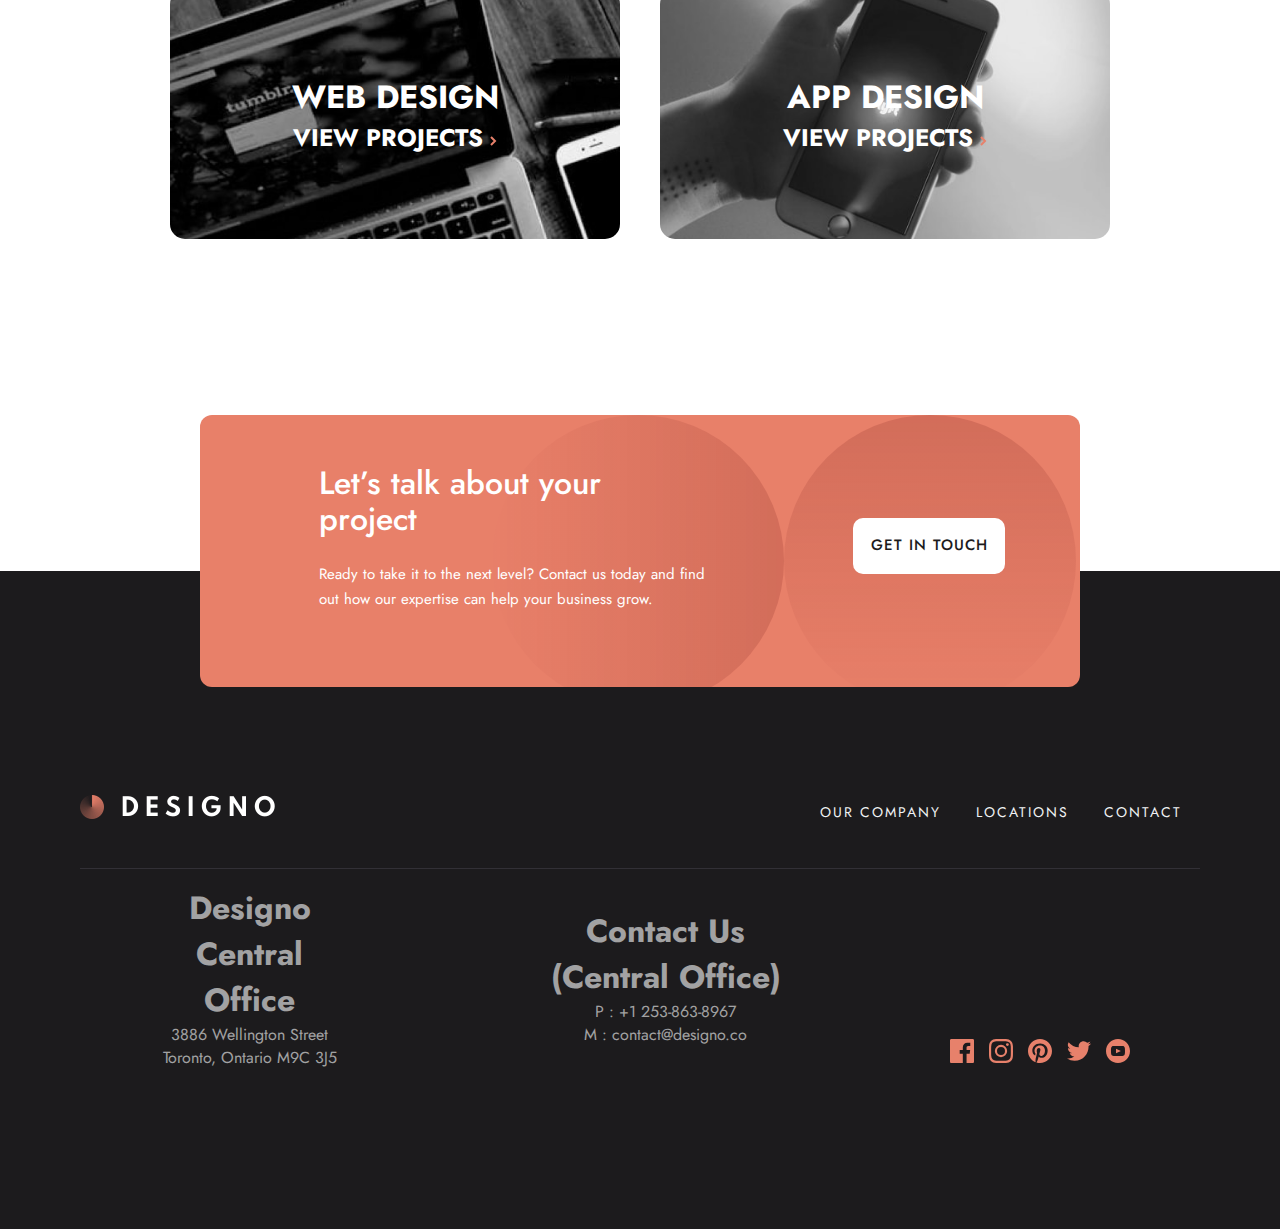
<file: pages/graphic-design.html>
<!DOCTYPE html>
<html lang="en">
<head>
    <meta charset="UTF-8">
    <meta name="viewport" content="width=device-width, initial-scale=1.0">
    <meta name="description" content="About us page for Designo agency">
    <meta name="author" content="Amirreza Mahmoudi">
    <link rel="shortcut icon" href="../assets/favicon.ico" type="image/x-icon">
    <link rel="stylesheet" href="../style.css">
    <title>Designo | Graphic Design</title>
</head>
<body>
    <header>
        <nav class="header__content">
            <a href="../index.html"><img class="footer__img" src="../assets/shared/desktop/logo-dark.webp" alt=" header designo logo" width="202px" height="27px"></a>
            <button class="header__content__btn ">
            <img class="open " src="../assets/shared/mobile/icon-hamburger.svg" alt="icon-hamburger">
            <img class="close "  src="../assets/shared/mobile/icon-close.svg" alt="icon-close">
        </button>
        </nav>
         <ul class="header__menu ">
            <li><a href="./about.html">OUR COMPANY</a></li>
            <li><a href="./location.html">LOCATIONS</a></li>
            <li><a href="./contact.html">CONTACT</a></li>
        </ul>
    </header>

    <main>
       <article class="design_hero">
        <h1>Graphic Design</h1>
        <p>We build websites that serve as powerful marketing tools and bring memorable brand experiences.</p>
       </article>
       <section class="design_container">
        <section class="design_cards">
            <figure>
                <img src="../assets/graphic-design/desktop/image-boxed-water.webp" alt=" image-boxed-water">
            </figure>
            <section class="design_cards_content">
                <h1> BOXED WATER</h1>
                <p>A simple packaging concept made for Boxed Water</p>
            </section>
        </section>
        <section class="design_cards">
            <figure>
                <img src="../assets/graphic-design/desktop/image-change.webp" alt=" image-change">
            </figure>
            <section class="design_cards_content">
                <h1>CHANGE</h1>
                <p>A book cover designed for Tim Brown’s new release, ‘Change’</p>
            </section>
        </section>
        <section class="design_cards">
            <figure>
                <img src="../assets/graphic-design/desktop/image-science.webp" alt=" image-science">
            </figure>
            <section class="design_cards_content">
                <h1>SCIENCE</h1>
                <p>A poster made in collaboration with the Federal Art Project</p>
            </section>
        </section>
       </section>


       <section class="design_links">

        <a href="./web-design.html"  class="design_links_card web_design">
            <section class="design_content ">
                <h1 class="design_links_head">WEB DESIGN</h1>
                <h2 class="design_links_link">VIEW PROJECTS <span><img src="../assets/shared/desktop/icon-right-arrow.svg" alt="right arrow"></span></h2>
            </section>
            </a>

            <a href="./app-design.html" class="design_links_card app_design">
                <section class="design_content">
                    <h1 class="design_links_head">APP DESIGN</h1>
                    <h2 class="design_links_link">VIEW PROJECTS <span><img src="../assets/shared/desktop/icon-right-arrow.svg" alt="right arrow"></span></h2>
                </section>
            </a>
       </section>
       <section class="contact">
        <section class="contact__box">
            <section class="contact__text">
                <h1 class="contact__text__head">Let’s talk about your project</h1>
                <p class="contact__text__paragraph">Ready to take it to the next level? Contact us today and find out how our expertise can help your business grow.</p>
            </section>
            <a href="./contact.html"><button class="btn">GET IN TOUCH</button></a>
        </section>
        </section>
    </main>
 <footer>
        <nav class="footer__nav">
            <a href="../index.html"><img class="footer__img" src="../assets/shared/desktop/logo-light.webp" alt=" footer logo" width="202px" height="27px"></a>
            <ul>
                <li><a href="./about.html">OUR COMPANY</a></li>
                <li><a href="./location.html">LOCATIONS</a></li>
                <li><a href="./contact.html">CONTACT</a></li>
            </ul>
        </nav>
    <section class="info">
            <section class="address">
                <h1>Designo Central Office</h1>
                <p> 3886 Wellington Street</p>
                <p> Toronto, Ontario M9C 3J5</p>
            </section>
            <section class="tel">
                <h1>Contact Us (Central Office)</h1>
                <p>P : +1 253-863-8967</p>
                <p> M : contact@designo.co</p>
            </section>
            <section class="socials">
                <a href="https://www.facebook.com/" target="_blank"><img src="../assets/shared/desktop/icon-facebook.svg" alt="icon-facebook"></a>
                <a href="https://www.instagram.com/" target="_blank"><img src="../assets/shared/desktop/icon-instagram.svg" alt="icon-instagram"></a>
                <a href="https://www.pinterest.co.uk/" target="_blank"><img src="../assets/shared/desktop/icon-pinterest.svg" alt="icon-pinterest"></a>
                <a href="https://twitter.com/explore" target="_blank"><img src="../assets/shared/desktop/icon-twitter.svg" alt="icon-twitter"> </a>
                <a href="https://www.youtube.com/" target="_blank"><img src="../assets/shared/desktop/icon-youtube.svg" alt="icon-youtube"></a>
              </section>
    </section>

    </footer>








<script src="../script.js"></script>
</body>
</html>
</file>
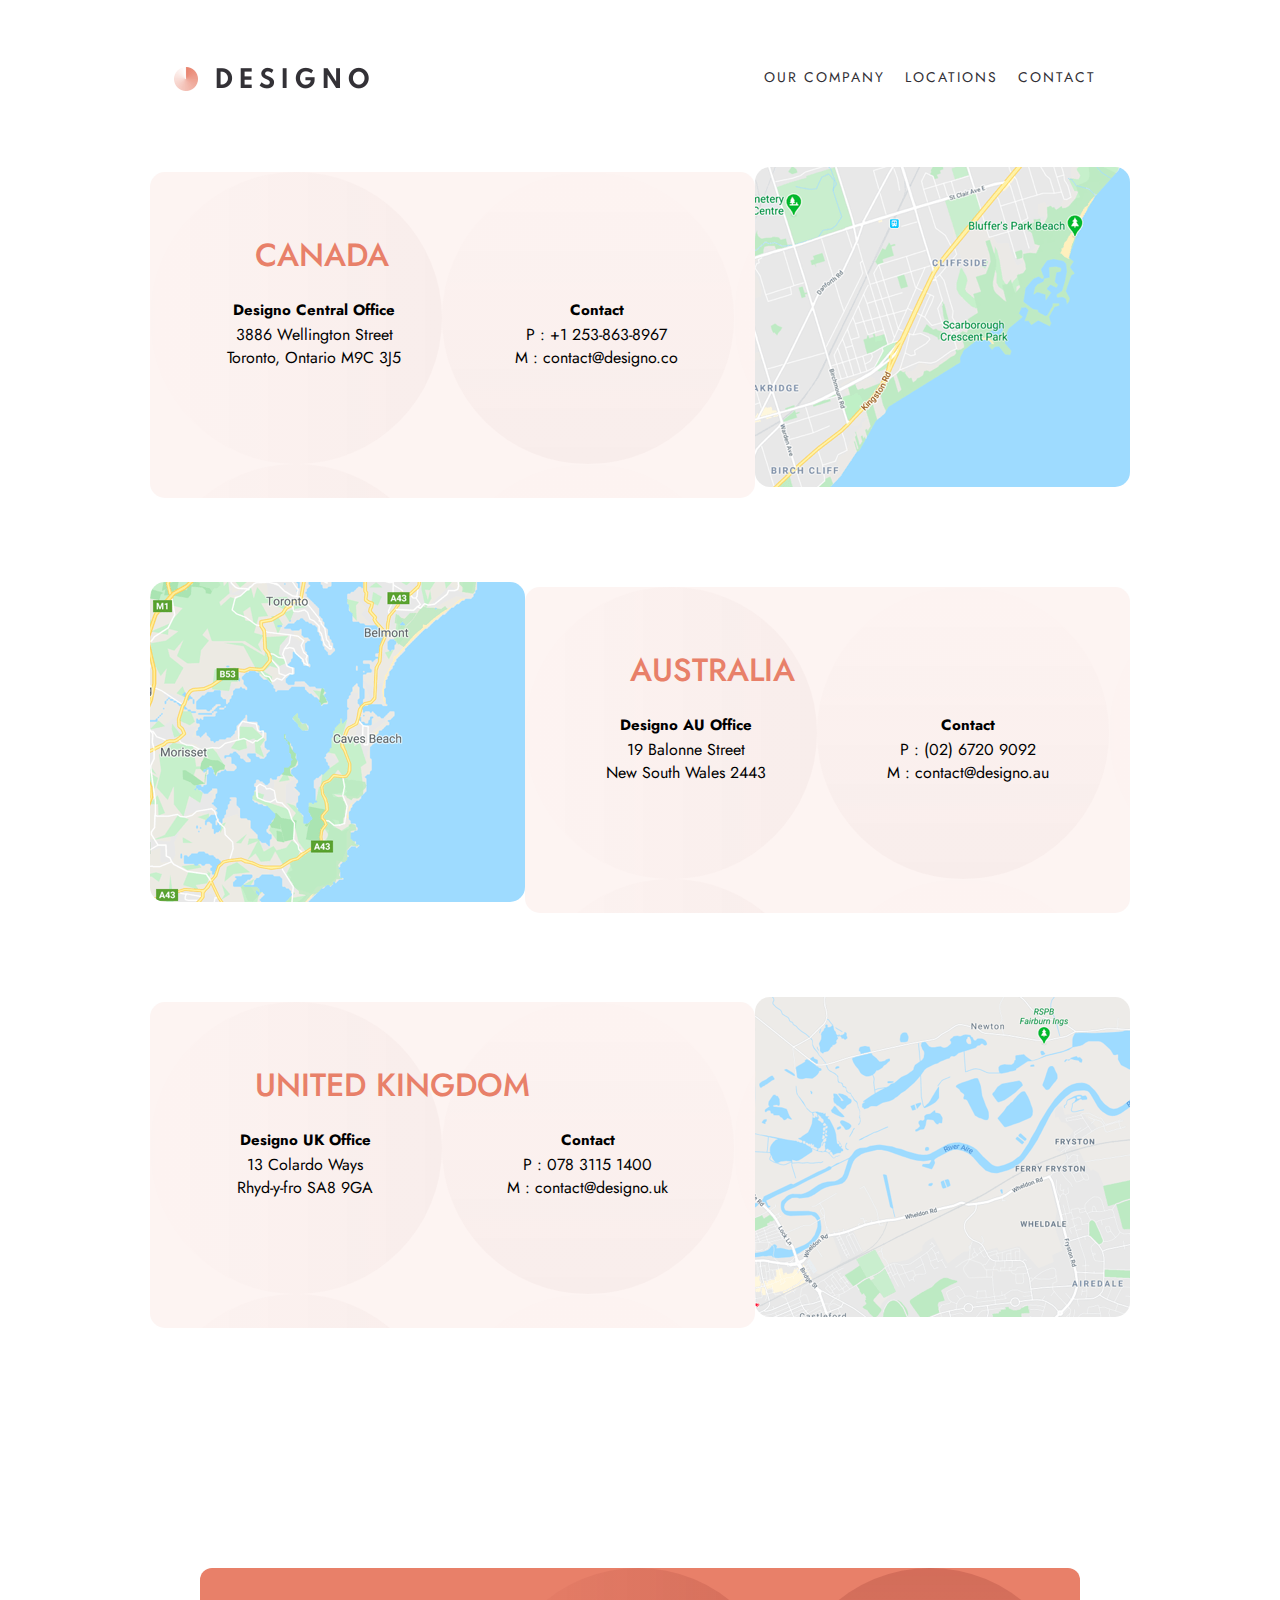
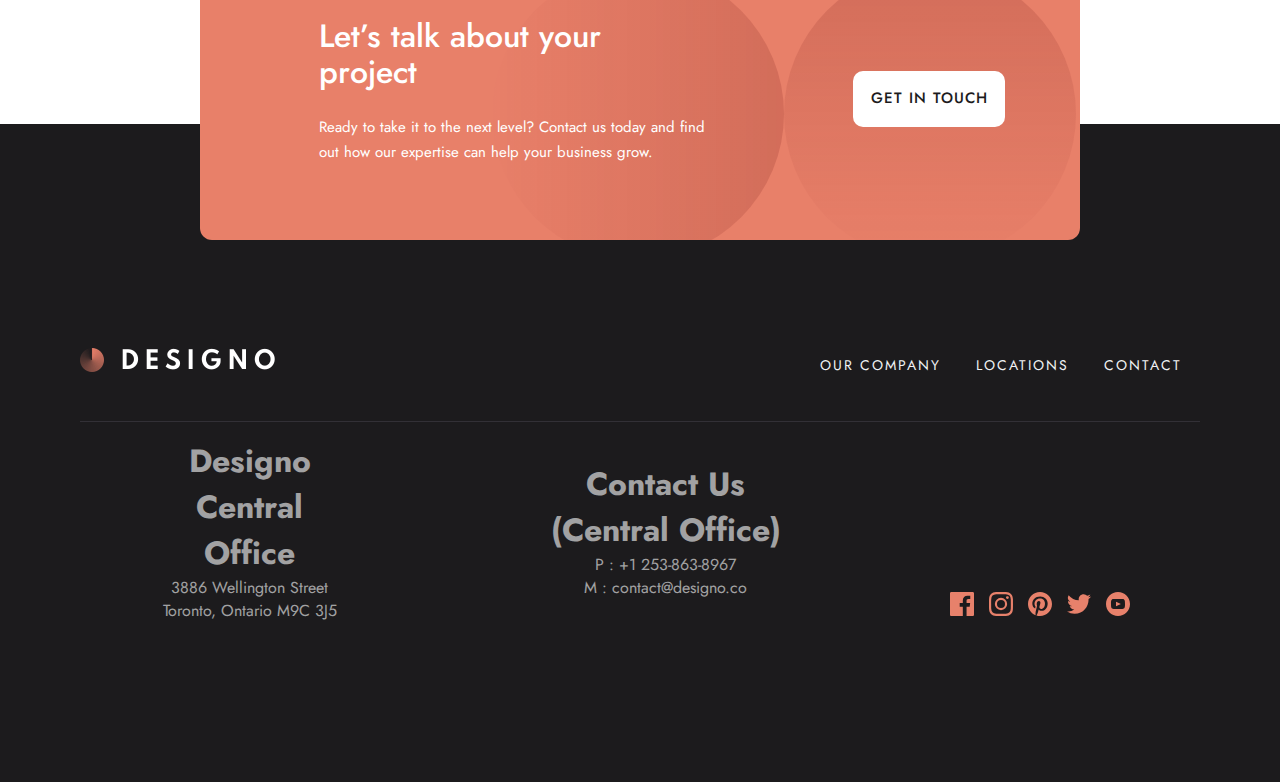
<file: pages/location.html>
<!DOCTYPE html>
<html lang="en">
<head>
    <meta charset="UTF-8">
    <meta name="viewport" content="width=device-width, initial-scale=1.0">
    <meta name="description" content="About us page for Designo agency">
    <meta name="author" content="Amirreza Mahmoudi">
    <link rel="shortcut icon" href="../assets/favicon.ico" type="image/x-icon">
    <link rel="stylesheet" href="../style.css">
    <title>Designo | Locations</title>
</head>
<body>
    <header>
        <nav class="header__content">
            <a href="../index.html"><img class="footer__img" src="../assets/shared/desktop/logo-dark.webp" alt=" header designo logo" width="202px" height="27px"></a>
            <button class="header__content__btn ">
            <img class="open " src="../assets/shared/mobile/icon-hamburger.svg" alt="icon-hamburger">
            <img class="close "  src="../assets/shared/mobile/icon-close.svg" alt="icon-close">
        </button>
        </nav>
         <ul class="header__menu ">
            <li><a href="./about.html">OUR COMPANY</a></li>
            <li><a href="#">LOCATIONS</a></li>
            <li><a href="./contact.html">CONTACT</a></li>
        </ul>
    </header>
    <main>
        <section class="location_cards">
            <section class="location_cards__text">
                <section class="location_cards__text_head">
                    <h1>CANADA</h1>
                </section>
                <section class="location_cards__text_body">
                    <div>
                        <h2>Designo Central Office</h2>
                        <p>3886 Wellington Street</p>
                        <p>Toronto, Ontario M9C 3J5</p>
                    </div>
                    <div>
                        <h3>Contact</h3>
                        <p>P : +1 253-863-8967 </p>
                        <p>M : contact@designo.co</p>
                    </div>
                </section>
            </section>
            <img src="../assets/locations/desktop/image-map-canada.webp" alt=" canada location">
        </section>

        <section class="location_cards">
            <section class="location_cards__text">
                <section class="location_cards__text_head">
                    <h1>AUSTRALIA</h1>
                </section>
                <section class="location_cards__text_body">
                    <div>
                        <h2>Designo AU Office</h2>
                        <p> 19 Balonne Street</p>
                        <p>New South Wales 2443</p>
                    </div>
                    <div>
                        <h3>Contact</h3>
                        <p>P : (02) 6720 9092 </p>
                        <p>M : contact@designo.au</p>
                    </div>
                </section>
            </section>
            <img src="../assets/locations/desktop/image-map-australia.webp" alt=" austrailia location">
        </section>



        <section class="location_cards">
            <section class="location_cards__text">
                <section class="location_cards__text_head">
                    <h1>UNITED KINGDOM</h1>
                </section>
                <section class="location_cards__text_body">
                    <div>
                        <h2>Designo UK Office</h2>
                        <p> 13 Colardo Ways</p>
                        <p>Rhyd-y-fro SA8 9GA</p>
                    </div>
                    <div>
                        <h3>Contact</h3>
                        <p>P : 078 3115 1400 </p>
                        <p>M : contact@designo.uk</p>
                    </div>
                </section>
            </section>
            <img src="../assets/locations/desktop/image-map-united-kingdom.webp" alt=" united kingdom location">
        </section>

        <section class="contact">
            <section class="contact__box">
                <section class="contact__text">
                    <h1 class="contact__text__head">Let’s talk about your project</h1>
                    <p class="contact__text__paragraph">Ready to take it to the next level? Contact us today and find out how our expertise can help your business grow.</p>
                </section>
                <a href="./contact.html"><button class="btn">GET IN TOUCH</button></a>
            </section>
        </section>
    </main>
    <footer>
        <nav class="footer__nav">
            <a href="../index.html"><img class="footer__img" src="../assets/shared/desktop/logo-light.webp" alt=" footer logo" width="202px" height="27px"></a>
            <ul>
                <li><a href="./about.html">OUR COMPANY</a></li>
                <li><a href="#">LOCATIONS</a></li>
                <li><a href="./contact.html">CONTACT</a></li>
            </ul>
        </nav>
    <section class="info">
            <section class="address">
                <h1>Designo Central Office</h1>
                <p> 3886 Wellington Street</p>
                <p> Toronto, Ontario M9C 3J5</p>
            </section>
            <section class="tel">
                <h1>Contact Us (Central Office)</h1>
                <p>P : +1 253-863-8967</p>
                <p> M : contact@designo.co</p>
            </section>
            <section class="socials">
                <a href="https://www.facebook.com/" target="_blank"><img src="../assets/shared/desktop/icon-facebook.svg" alt="icon-facebook"></a>
                <a href="https://www.instagram.com/" target="_blank"><img src="../assets/shared/desktop/icon-instagram.svg" alt="icon-instagram"></a>
                <a href="https://www.pinterest.co.uk/" target="_blank"><img src="../assets/shared/desktop/icon-pinterest.svg" alt="icon-pinterest"></a>
                <a href="https://twitter.com/explore" target="_blank"><img src="../assets/shared/desktop/icon-twitter.svg" alt="icon-twitter"> </a>
                <a href="https://www.youtube.com/" target="_blank"><img src="../assets/shared/desktop/icon-youtube.svg" alt="icon-youtube"></a>
              </section>
    </section>

    </footer>


<script src="../script.js"></script>
</body>
</html>
</file>
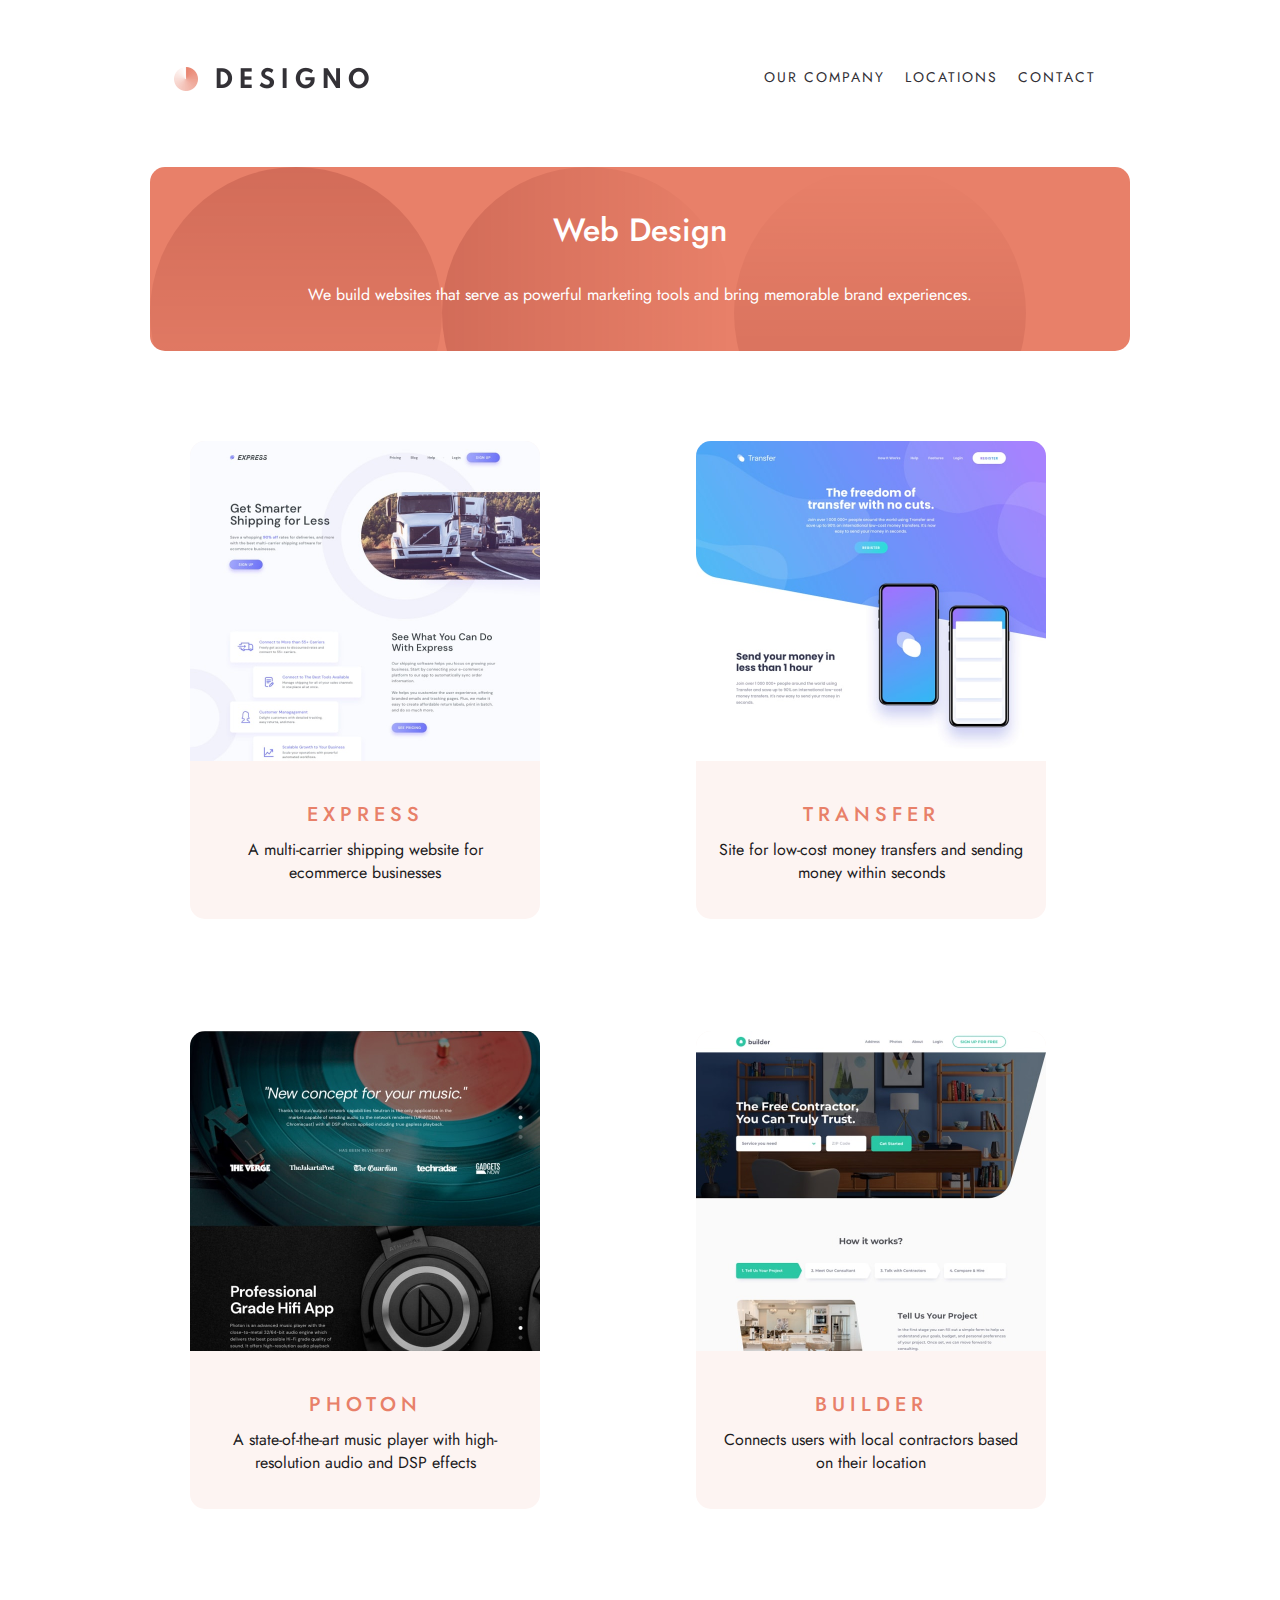
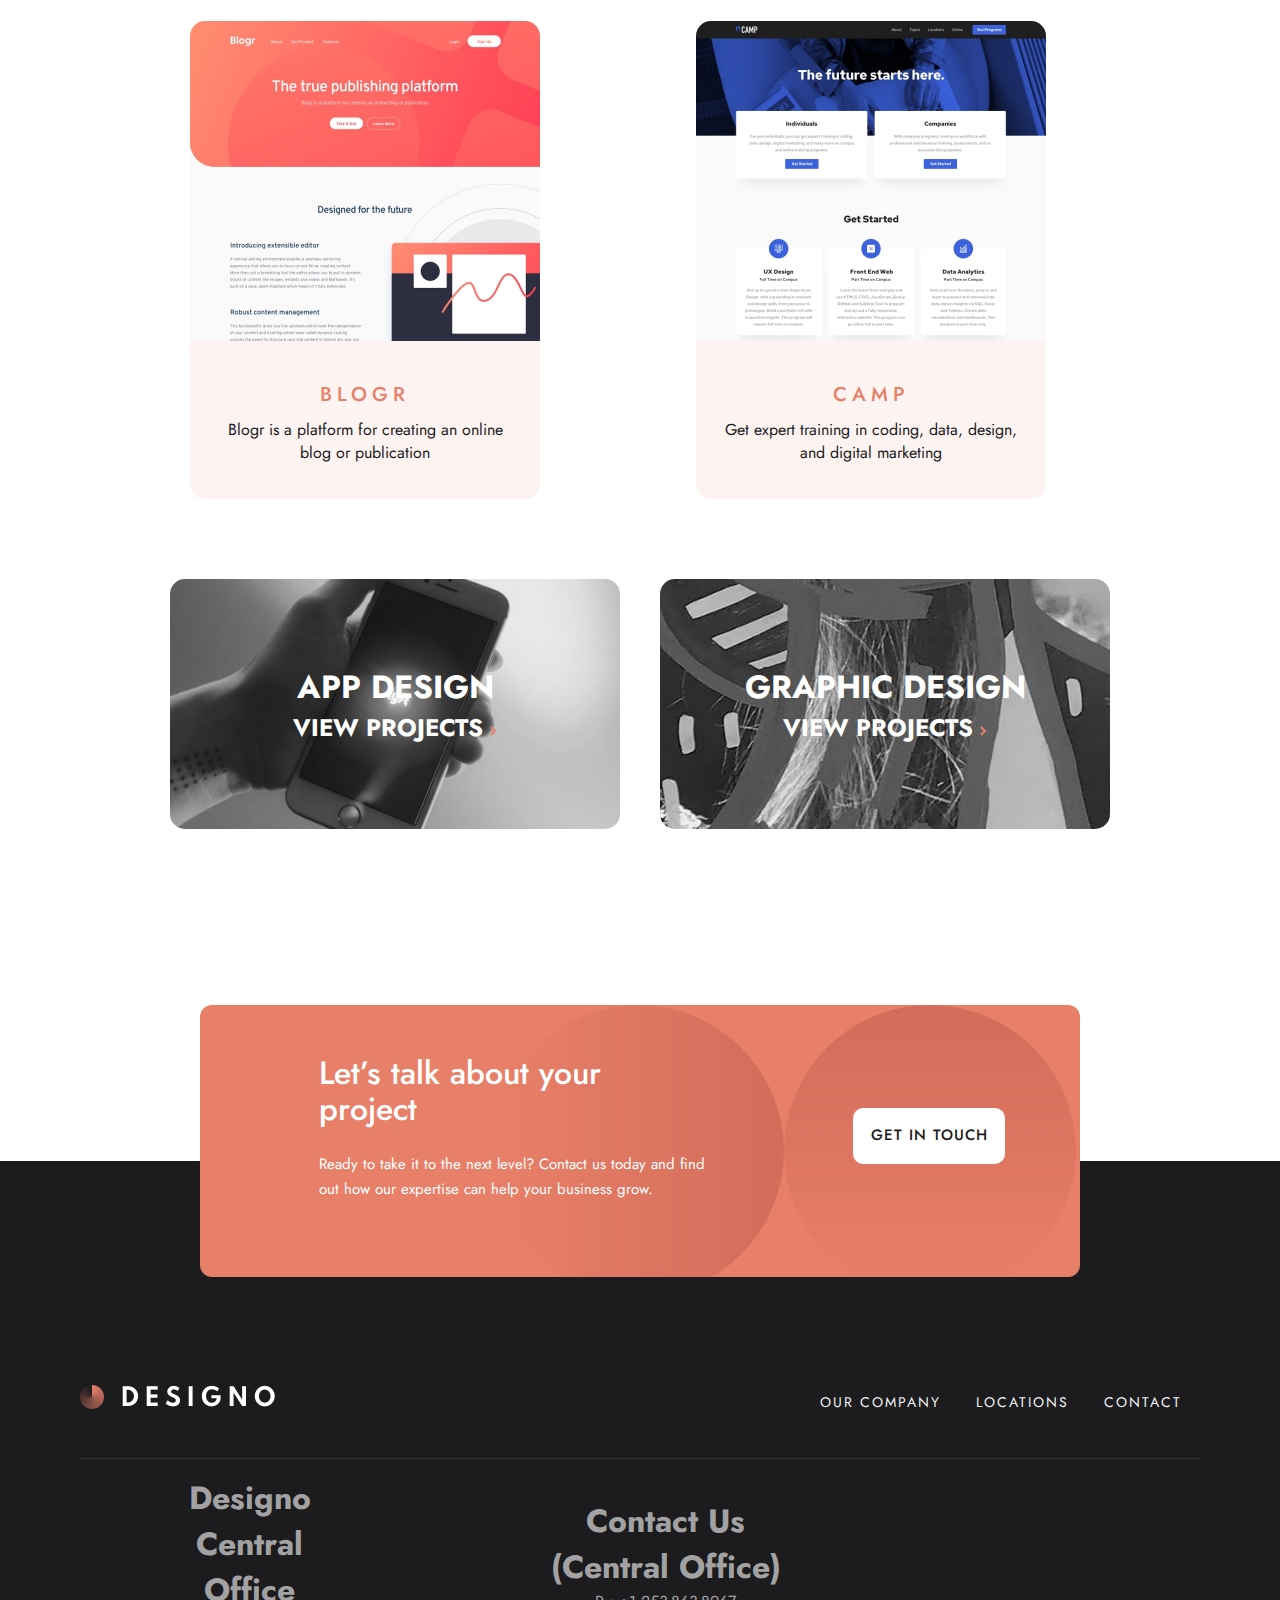
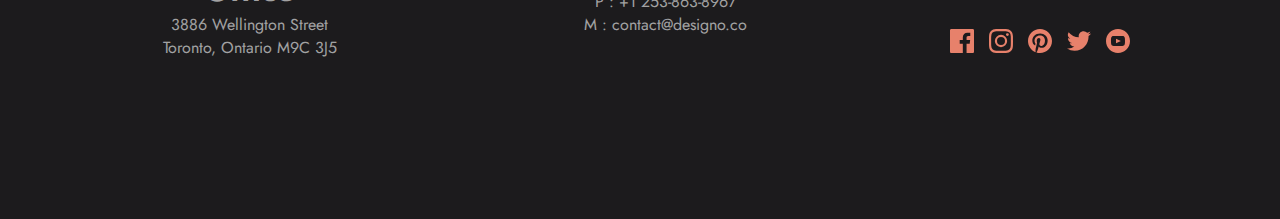
<file: pages/web-design.html>
<!DOCTYPE html>
<html lang="en">
<head>
    <meta charset="UTF-8">
    <meta name="viewport" content="width=device-width, initial-scale=1.0">
    <meta name="description" content="About us page for Designo agency">
    <meta name="author" content="Amirreza Mahmoudi">
    <link rel="shortcut icon" href="../assets/favicon.ico" type="image/x-icon">
    <link rel="stylesheet" href="../style.css">
    <title>Designo | Web Design</title>
</head>
<body>
    <header>
        <nav class="header__content">
            <a href="../index.html"><img class="footer__img" src="../assets/shared/desktop/logo-dark.webp" alt=" header designo logo" width="202px" height="27px"></a>
            <button class="header__content__btn ">
            <img class="open " src="../assets/shared/mobile/icon-hamburger.svg" alt="icon-hamburger">
            <img class="close "  src="../assets/shared/mobile/icon-close.svg" alt="icon-close">
        </button>
        </nav>
         <ul class="header__menu ">
            <li><a href="./about.html">OUR COMPANY</a></li>
            <li><a href="./location.html">LOCATIONS</a></li>
            <li><a href="./contact.html">CONTACT</a></li>
        </ul>
    </header>

    <main>
       <article class="design_hero">
        <h1>Web Design</h1>
        <p>We build websites that serve as powerful marketing tools and bring memorable brand experiences.</p>
       </article>
       <section class="design_container">
        <section class="design_cards">
            <figure>
                <img src="../assets/web-design/desktop/image-express.webp" alt=" express">
            </figure>
            <section class="design_cards_content">
                <h1>EXPRESS</h1>
                <p>A multi-carrier shipping website for ecommerce businesses</p>
            </section>
        </section>
        <section class="design_cards">
            <figure>
                <img src="../assets/web-design/desktop/image-transfer.webp" alt=" image-transfer">
            </figure>
            <section class="design_cards_content">
                <h1>TRANSFER</h1>
                <p>Site for low-cost money transfers and
                    sending money within seconds</p>
            </section>
        </section>
        <section class="design_cards">
            <figure>
                <img src="../assets/web-design/desktop/image-photon.webp" alt=" image-photon">
            </figure>
            <section class="design_cards_content">
                <h1>PHOTON</h1>
                <p>A state-of-the-art music player with
                    high-resolution audio and DSP effects</p>
            </section>
        </section>
        <section class="design_cards">
            <figure>
                <img src="../assets/web-design/desktop/image-builder.webp" alt=" image-builder">
            </figure>
            <section class="design_cards_content">
                <h1>BUILDER</h1>
                <p>Connects users with local contractors
                    based on their location</p>
            </section>
        </section>
        <section class="design_cards">
            <figure>
                <img src="../assets/web-design/desktop/image-blogr.webp" alt=" image-blogr">
            </figure>
            <section class="design_cards_content">
                <h1>BLOGR</h1>
                <p>Blogr is a platform for creating an online
                    blog or publication</p>
            </section>
        </section>
        <section class="design_cards">
            <figure>
                <img src="../assets/web-design/desktop/image-camp.webp" alt=" image-camp">
            </figure>
            <section class="design_cards_content">
                <h1>CAMP</h1>
                <p>Get expert training in coding, data,
                    design, and digital marketing</p>
            </section>
        </section>
       </section>


       <section class="design_links">

        <a href="./app-design.html"  class="design_links_card app_design">
            <section class="design_content ">
                <h1 class="design_links_head">APP DESIGN</h1>
                <h2 class="design_links_link">VIEW PROJECTS <span><img src="../assets/shared/desktop/icon-right-arrow.svg" alt="right arrow"></span></h2>
            </section>
            </a>

            <a href="./graphic-design.html" class="design_links_card graphic_design">
                <section class="design_content">
                    <h1 class="design_links_head">GRAPHIC DESIGN</h1>
                    <h2 class="design_links_link">VIEW PROJECTS <span><img src="../assets/shared/desktop/icon-right-arrow.svg" alt="right arrow"></span></h2>
                </section>
            </a>
       </section>
       <section class="contact">
        <section class="contact__box">
            <section class="contact__text">
                <h1 class="contact__text__head">Let’s talk about your project</h1>
                <p class="contact__text__paragraph">Ready to take it to the next level? Contact us today and find out how our expertise can help your business grow.</p>
            </section>
            <a href="./contact.html"><button class="btn">GET IN TOUCH</button></a>
        </section>
    </section>
    </main>
 <footer>
        <nav class="footer__nav">
            <a href="../index.html"><img class="footer__img" src="../assets/shared/desktop/logo-light.webp" alt=" footer logo" width="202px" height="27px"></a>
            <ul>
                <li><a href="./about.html">OUR COMPANY</a></li>
                <li><a href="./location.html">LOCATIONS</a></li>
                <li><a href="./contact.html">CONTACT</a></li>
            </ul>
        </nav>
    <section class="info">
            <section class="address">
                <h1>Designo Central Office</h1>
                <p> 3886 Wellington Street</p>
                <p> Toronto, Ontario M9C 3J5</p>
            </section>
            <section class="tel">
                <h1>Contact Us (Central Office)</h1>
                <p>P : +1 253-863-8967</p>
                <p> M : contact@designo.co</p>
            </section>
            <section class="socials">
                <a href="https://www.facebook.com/" target="_blank"><img src="../assets/shared/desktop/icon-facebook.svg" alt="icon-facebook"></a>
                <a href="https://www.instagram.com/" target="_blank"><img src="../assets/shared/desktop/icon-instagram.svg" alt="icon-instagram"></a>
                <a href="https://www.pinterest.co.uk/" target="_blank"><img src="../assets/shared/desktop/icon-pinterest.svg" alt="icon-pinterest"></a>
                <a href="https://twitter.com/explore" target="_blank"><img src="../assets/shared/desktop/icon-twitter.svg" alt="icon-twitter"> </a>
                <a href="https://www.youtube.com/" target="_blank"><img src="../assets/shared/desktop/icon-youtube.svg" alt="icon-youtube"></a>
              </section>
    </section>

    </footer>



<script src="../script.js"></script>
</body>
</html>
</file>
<file: style.css>
@import url('https://fonts.googleapis.com/css2?family=Jost:ital,wght@0,100..900;1,100..900&display=swap');
:root{
    --peach: hsl(11, 73%, 66%);
    --light-peach: hsl(11, 100%, 80%);
    --very-light-peach: hsl(14, 76%, 97%);
    --light-gray: hsl(210, 17%, 95%);
    --white: hsl(0, 0%, 100%);
    --dark-gray: hsl(264, 5%, 20%);
    --semi-black: hsl(264, 4%, 11%);
    --black: hsl(270, 3%, 11%);
}
*{
    box-sizing: border-box;
    margin: 0;
    padding: 0;
    font-family: "Jost", sans-serif;
}
a {
    text-decoration: none;
}
ul {
    list-style: none;
}
/* -------HEADER------- */
header{
    z-index: 30;
}
.header__content {
    display: flex;
    justify-content: space-between;
    align-items: start;
    padding: 2rem 1.5rem;
}
.header__content__btn{
    border: none;
    background-color: transparent;
    cursor: pointer;
}
.header__content__btn .open{
    display: block;
}
.header__content__btn .close{
    display: none;
}
.header__content__btn.active .open{
    display: none;
}
.header__content__btn.active .close{
    display: block;
}
.header__menu{
    background-color: var(--semi-black);
    padding: 30px 24px;
    display: none;
}
.header__menu.active{
    display: block;
}
.header__menu li{
    margin: 45px 0;
}
.header__menu li a {
    font-size: 24px;
    line-height: 25px;
    letter-spacing: 2px;
    color: var(--white);
}
.header__menu li a:hover {
    text-decoration: underline;
}
/* -------HEADER------- */
main{
    max-width: 100%;
}
/* -------HERO-------- */
.hero{
    position: relative;
    display: flex;
    flex-direction: column;
    justify-content: center;
    align-items: center;
    text-align: center;
    padding: 80px 48px 0;
    color: var(--white);
    background: url("./assets/home/desktop/bg-pattern-hero-home.svg") no-repeat , var(--peach);
    background-position: -135% 70%;
    overflow: hidden;
    margin-bottom: 75px;
}
.hero__text__head{
    font-weight: 500;
    font-size: 32px;
    line-height: 36px;
    margin: 20px 50px;
}
.hero__text__paragraph{
    font-size: 15px;
    line-height: 25px;
    margin: 20px 45px;
}
.btn{
    text-transform: uppercase;
    border: none;
    background-color: var(--white);
    width: 152px;
    height: 56px;
    border-radius: 10px;
    margin: 10px 0 20px;
    font-size: 15px;
    font-weight: 500;
    letter-spacing: 1px;
    line-height: 21.68px;
    color: var(--black);
    transition: all 0.3s ease-in;
}
.btn:hover{
    background-color: hsla(10, 100%, 80%, 1);
    color: var(--white);
    cursor: pointer;
    transition: all 0.3s ease-in;
}
.btn_secondary{
    background-color: var(--peach);
    border: none;
    width: 152px;
    height: 56px;
    border-radius: 10px;
    margin: 10px 0 20px;
    font-size: 15px;
    font-weight: 500;
    letter-spacing: 1px;
    line-height: 21.68px;
    color: var(--white);
    transition: all 0.3s ease-in;
}
.btn_secondary:hover{
    background-color: hsla(10, 100%, 80%, 1);
    color: var(--white);
    cursor: pointer;
    transition: all 0.3s ease-in;
}
.hero__img{
    width: 284px;
    height: 375px;
}
/* -------HERO-------- */
/* -------PROJECT-------- */
.project{
    padding: 10px 48px;
}
.project__card {
    display: flex;
    flex-direction: column;
    justify-content: center;
    align-items: center;
    border-radius: 8px;
    height: 250px;
    text-align: center;
    color: var(--white);
    margin: 20px 0;
}
.project__card__head{
    font-weight: 500;
    font-size: 28px;
    line-height: 36px;
    letter-spacing: 1.4px;
    margin-bottom: 12px;
}
.project__card__link{
    font-weight: 500;
    font-size: 15px;
    line-height: 21.68px;
    letter-spacing: 5px;
}
.web_design{
    background: url("./assets/home/desktop/image-web-design-small.webp") no-repeat ;
    background-size: cover;
}
.app_design{
    background: url("./assets/home/desktop/image-app-design.webp")  no-repeat;
    background-size: cover;
}
.graphic_design{
    background: url("./assets/home/desktop/image-graphic-design.webp") no-repeat ;
    background-size: cover;
}
/* -------PROJECT-------- */
/* -----------SKILL------- */
.skill{
    display: flex;
    flex-direction: column;
    justify-content: center;
    align-items: center;
    margin-top: 120px;
}
.skill__card{
    display: flex;
    flex-direction: column;
    justify-content: center;
    align-items: center;
    margin: 20px 0;
}
.skill__img{
    background: url("./assets/shared/desktop/bg-pattern-small-circle.svg");
    margin: 20px 0;
}
.skill__text{
    text-align: center;
    padding: 0 116px;
}
.skill__text__head{
    font-size: 20px;
    font-weight: 500;
    line-height: 26px;
    letter-spacing: 5px;
    margin-bottom: 20px;
}
.skill__text__paragraph{
    font-size: 16px;
    line-height: 26px;
}
/* -----------SKILL------- */
/* -----------FOOTER------- */
.contact{
    padding: 20px 50px;
}
.contact__box{
    display: flex;
    flex-direction: column;
    justify-content: center;
    align-items: center;
    text-align: center;
    background: url("./assets/shared/desktop/bg-pattern-call-to-action.svg") , var(--peach);
    color: var(--white);
    padding: 65px 30px ;
    border-radius: 12px;
    transform: translateY(50%);
}
.contact__text{
    padding: 0 24px;
}
.contact__text__head{
    font-size: 32px;
    font-weight: 500;
    line-height: 36px;
}
.contact__text__paragraph{
    font-size: 15px;
    line-height: 25px;
    margin: 25px 0;
}
footer {
    display: flex;
    flex-direction: column;
    justify-content: center;
    align-items: center;
    background-color: var(--semi-black);
    color: var(--white);
    padding-top: 15rem;
}

.footer__nav ul {
   border-top: 1px solid var(--white);
}
.footer__nav ul li {
    text-align: center;
    font-size: 14px;
    line-height: 14px;
    letter-spacing: 2px;
    margin: 32px 0;
}
.footer__nav ul li a{
    text-decoration: none;
    color: var(--light-gray);
}
.footer__nav ul li a:hover{
    text-decoration: underline;
}
.tel{
    width: 250px;
    margin: 20px;
    color: hsla(0, 0%, 100% , 0.6);
}

.info{
    display: flex;
    flex-direction: column;
    justify-content: start;
    align-items: center;
    text-align: center;
    margin-top: 1rem;
    color: hsla(0, 0%, 100% , 0.6);
    width: 100%;
}
.socials{
    display: flex;
    justify-content: center;
    align-items: center;
    margin-top: 25px;
    gap: 15px;
}
.socials img:hover{
    filter: brightness(0) saturate(100%) invert(96%) sepia(79%) saturate(1329%) hue-rotate(294deg) brightness(98%) contrast(105%);
    transform: scale(1.2);
}
/* -----------FOOTER------- */
/* -------------------------------------------------HOMEPAGE--------------------------------------------------------------------- */



/* -------------------------------------------------ABOUT US--------------------------------------------------------------------- */
.about{
    display: flex;
    flex-direction: column-reverse;
    justify-content: center;
    align-items: center;
    text-align: center;
    background-color: var(--peach);
}
.about__text{
background: url("./assets/about/desktop/bg-pattern-hero-about-desktop.svg") no-repeat;
color: var(--white);
}
.about__text__head{
    font-size: 32px;
    line-height: 36px;
    font-weight: 500;
    margin-top: 50px;
}
.about__text__paragraph{
    font-size: 15px;
    line-height: 25px;
    padding: 10px;
    margin: 10px;
}
.talent {
    display: flex;
    flex-direction: column-reverse;
    justify-content: center;
    align-items: center;
    text-align: center;
    background-color: var(--very-light-peach);
}
.talent__text__head{
    color: var(--peach);
    font-size: 32px;
    line-height: 36px;
    font-weight: 500;
    margin-top: 50px;
}
.talent__text__paragraph{
    font-size: 15px;
    line-height: 25px;
    padding: 10px;
    margin: 10px;
}
.deal {
    display: flex;
    flex-direction: column-reverse;
    justify-content: center;
    align-items: center;
    text-align: center;
    background-color: var(--very-light-peach);
}
.deal__text__head{
    color: var(--peach);
    font-size: 32px;
    line-height: 36px;
    font-weight: 500;
    margin-top: 50px;
}
.deal__text__paragraph{
    font-size: 15px;
    line-height: 25px;
    padding: 10px;
    margin: 10px;
}
.location{
    display: flex;
    flex-direction: column;
    justify-content: center;
    align-items: center;
    text-align: center;
    margin: 45px 0;
    gap: 15px;
}
.location img{
    background: url("./assets/shared/desktop/bg-pattern-small-circle.svg") no-repeat;
}
.location h1{
    font-size: 20px;
    font-weight: 500;
    letter-spacing: 5px;
    line-height: 26px;
    margin: 20px 0;
}
.location button {
    margin: 20px 0;
}
/* -------------------------------------------------ABOUT US--------------------------------------------------------------------- */
/* -------------------------------------------------LOCATIONS--------------------------------------------------------------------- */
.location_cards{
    display: flex;
    flex-direction: column-reverse;
    text-align: center;
    margin-bottom: 45px;
    padding-bottom: 35px;
}
.location_cards__text{
    background: url("/assets/shared/desktop/bg-pattern-two-circles.svg") var(--very-light-peach);
    border-radius: 15px;
    padding-bottom: 20px;
}
.location_cards__text h1{
    color: var(--peach);
    font-size: 32px;
    font-weight: 500;
    line-height: 36px;
    margin: 45px 0 10px;
}
.location_cards__text h2,
.location_cards__text h3{
    font-size: 15px;
    line-height: 25px;
    margin: 15px 0 0;
    font-weight: 700;
}
/* -------------------------------------------------LOCATIONS--------------------------------------------------------------------- */
/* -------------------------------------------------CONTACT--------------------------------------------------------------------- */
.form{
    display: flex;
    flex-direction: column;
    justify-content: center;
    align-items: center;
    text-align: center;
    background: url("./assets/contact/desktop/bg-pattern-hero-desktop.svg") no-repeat , var(--peach);
    color: var(--white);
    padding: 25px;
}
.form__text{
    margin: 30px;
}
.form__text h1 {
    font-size: 32px;
    font-weight: 500;
    line-height: 36px;
    margin-bottom: 35px;
}
form input , textarea {
    display: flex;
    background-color: transparent;
    border: none;
    border-bottom: 2px solid var(--white);
    width: 400px;
    margin: 25px;
    padding: 15px;
}
.form_field{
    display: flex;
    align-items: start;
}
input::-webkit-outer-spin-button,
input::-webkit-inner-spin-button {
  -webkit-appearance: none;
  margin: 0;
}
input[type=number] {
  appearance: textfield;
}
input::placeholder ,
textarea::placeholder {
    font-weight: 600;
    color: hsla(0, 0%, 100% , 0.7);
}
input:focus , input:active,
textarea:focus , textarea:active{
    border-bottom: 5px solid var(--white);
    outline: none;
    color: var(--white);
}
.err{
    display: none;
}
.err.active{
    display: block;
}

/* -------------------------------------------------CONTACT--------------------------------------------------------------------- */
/* -------------------------------------------------Design--------------------------------------------------------------------- */
.design_hero{
    background: url("./assets/web-design/desktop/bg-pattern-intro-web.svg") no-repeat , var(--peach);
    color: var(--white);
    text-align: center;
    padding: 45px 20px;
    margin-bottom: 50px;
}
.design_hero h1{
    font-size: 32px;
    font-weight: 500;
    line-height: 36px;
    margin-bottom: 35px;
}
.design_container{
    display: flex;
    flex-direction: column;
    justify-content: center;
    align-items: center;
    margin-bottom: 20px;
}
.design_cards{
    display: flex;
    flex-direction: column;
    justify-content: center;
    border-radius: 15px;
    background-color: var(--very-light-peach);
    text-align: center;
    width: 327px;
    height: 427px ;
    margin: 40px;
    cursor: pointer;
    color: var(--semi-black);
}

.design_cards_content{
    padding: 20px;
}
.design_cards_content h1{
     color: var(--peach);
    font-size: 20px;
    font-weight: 500;
    line-height: 26px;
    letter-spacing: 5px;
    margin-bottom: 10px;
}
.design_cards:hover{
    background-color: var(--peach);
    color: var(--white);
    scale: 1.02;
    transition: all 0.4s ease-in-out;
}
.design_cards:hover .design_cards_content h1,
.design_cards:hover .design_cards_content p {
    color: #fff;
}

.design_cards_content{
    padding: 20px;
}
.design_cards figure img {
    border-radius: 15px 15px 0 0;
    width: 327px;
    height: 320px;
}
.design_links{
    display: flex;
    flex-direction: column;
    justify-content: center;
    align-items: center;
    text-align: center;
    color: var(--white);
}
.design_links_card{
    display: flex;
    flex-direction: column;
    justify-content: center;
    align-items: center;
    margin: 20px;
    width: 327px;
    height: 250px;
    border-radius: 15px;
}
.design_content{
    color: var(--white);
}
/* -------------------------------------------------Design--------------------------------------------------------------------- */

/* -------------------------------------------------RESPONSIVE--------------------------------------------------------------------- */

@media only screen and (min-width: 768px) {
    .header__menu.active{
        display: flex;
    }
    header{
        display: flex;
        justify-content: space-between;
        padding: 35px 50px;
    }
    .header__content__btn{
        display: none;
    }
    .header__menu{
        display: flex;
        flex-direction: row;
        background-color: transparent;
    }
    .header__menu li {
        margin: 0;
    }
    .header__menu li a{
     font-size: 14px;
     margin: 0 10px;
     color: var(--dark-gray);
    }
    main{
        padding: 0 70px;
    }
    .hero{
        border-radius: 12px;
    }
    .hero__text__head{
        font-size: 48px;
        line-height: 48px;
    }
    .project{
        padding: 10px 0;
    }
    .skill__card{
        flex-direction: row;
    }
    .skill__text{
        text-align: left;
    }
    .about{
        border-radius: 15px;
        margin: 40px;
    }
    .about img{
        border-radius: 15px 15px 0 0;
    }
    .form__text{
        padding: 50px;
    }
    .form__text h1{
        font-size: 48px;
        line-height: 48px;
    }
    .talent{
        border-radius: 15px;
        margin: 40px;
    }
    .deal{
        border-radius: 15px;
        margin: 40px;
    }
    .talent img{
        border-radius: 15px 15px 0 0;
    }
    .deal img{
        border-radius: 15px 15px 0 0;
    }
    .design_cards {
        flex-direction: row;
        justify-content: center;
        align-items: start;
        width: 568px;
        height: 321px;
    }
    .design_cards_content{
        display: flex;
        flex-direction: column;
        justify-content: center;
        align-items: center;
        height: 100%;
    }
    .design_cards figure img {
        border-radius: 15px 0 0 15px;
        height: 321px;
    }
    .location_cards img{
        border-radius: 15px;
        margin-bottom: 15px;
    }
    .location_cards__text{
        padding: 20px;
    }
    .location_cards__text_head{
        text-align: left;
        padding: 0 85px;
    }
    .location_cards__text_body{
        display: flex;
        flex-direction: row;
        justify-content: space-around;
    }
    .form {
        border-radius: 15px;
    }
    .form__text{
        text-align: left;
    }
    .design_hero{
        border-radius: 15px;
    }
    .design_links_card{
        width: 80%;
    }
    footer {
        display: flex;
        align-items: flex-start;
        padding: 10rem 5rem;
    }
    .footer__nav{
        display: flex;
        width: 100%;
        flex-direction: row;
        justify-content: space-between;
        align-items: center;
        margin-top: 4rem;
        padding-bottom: 2.5rem ;
        border-bottom: 1px solid var(--dark-gray);
    }
    .footer__nav ul {
        display: flex;
        border: none;
    }
    .footer__nav ul li{
       margin: 0 1.1rem;
    }
    .info {
        flex-direction: row;
        justify-content: space-around;
    }
    .address{
        width: 200px;
        margin-right: 2rem;
    }
    .socials{
        margin-top: 5rem;
        align-self: flex-end;
    }
}






@media only screen and (min-width: 1024px){
    header{
        padding: 35px 150px;
    }
    main{
        padding: 0 150px;
    }
    .hero {
        flex-direction: row;
        background-position: 135% 70%;
        justify-content: space-between;
        text-align: left;
    }
    .about{
        flex-direction: row;
    }
    .about__text{
        padding-left: 45px;
        text-align: left;
    }
    .about__text__head{
        padding-left: 30px;
    }
    .talent{
        display: flex;
        flex-direction: row-reverse;
        text-align: left;
    }
    .talent__text__head{
        padding-left: 10px ;
    }
    .talent img {
        border-radius: 15px 0 0 15px;
    }


    .deal{        flex-direction: row;
        text-align: left;
    }
    .deal__text{
        padding-left: 20px ;
    }
    .deal img {
        border-radius: 0 15px 15px 0;
    }
    .deal__text__head{
        padding-left: 20px;
    }
    .hero__text{
        width: 540px;
        margin-right: 20px;
    }
    .hero__text__head{
        margin: 20px 0;
    }
    .hero__text__paragraph{
        margin: 20px 0;
    }
    .hero__img{
        width: auto;
        height: auto;
    }
    .project__card{
        margin: 0;
        height: 308px;
        border-radius: 12px;
    }
    .web_design{
        background: url("./assets/home/desktop/image-web-design-large.webp") no-repeat ;
        background-size: cover;
    }
    #web_design{
        height: 640px;
    }
    .grid_container{
        display: grid;
        grid-template-columns: repeat(2, 1fr);
        grid-template-rows: repeat(2, 1fr);
        gap: 10px;
    }
    .grid_item1{
        grid-area: 1 / 1 / 3 / 2;
    }
    .grid_item2{
        grid-area: 1 / 2 / 2 / 3;
    }
    .grid_item3{
        grid-area: 2 / 2 / 3 / 3;
    }
    .skill{
        flex-direction: row;
    }
    .skill__card{
        flex-direction: column;
    }
    .skill__text{
        text-align: center;
        padding: 20px;
    }
    .contact__box{
        flex-direction: row;
        text-align: left;
        justify-content: space-around;
        padding: 50px 15px;
    }
    .contact__text{
        width: 459px;
        padding: 0 1.5rem;
    }
    .contact__text__head{
        padding: 0 20px;
    }
    .design_cards{
        flex-direction: column;
        width: 350px;
        height: 478px;
    }
    .design_cards figure img {
        width: 350px;
        height: 320px;
        border-radius: 15px 15px 0 0;
    }
    .design_container{
        --auto-grid-min-size: 350px;
        display: grid;
        grid-template-columns:repeat(auto-fill, minmax(var(--auto-grid-min-size), 1fr));
        grid-template-rows: repeat(2, 1fr);
        gap: 2rem;
    }
    .form{
        flex-direction: row;
    }
    .location{
        flex-direction: row;
        justify-content: space-evenly;
        gap: 2.5rem;
        margin: 45px 0;
    }
    .location_cards{
        flex-direction: row;
        justify-content: space-around;
        align-items: center;
    }
    .location_cards:nth-child(2){
        flex-direction: row-reverse;
    }
    .location_cards__text{
        width: 730px;
        height: 326px;
    }
    .design_links{
        flex-direction: row;
    }
    .contact__text__paragraph{
        padding-left:  20px;
    }
}
</file>
